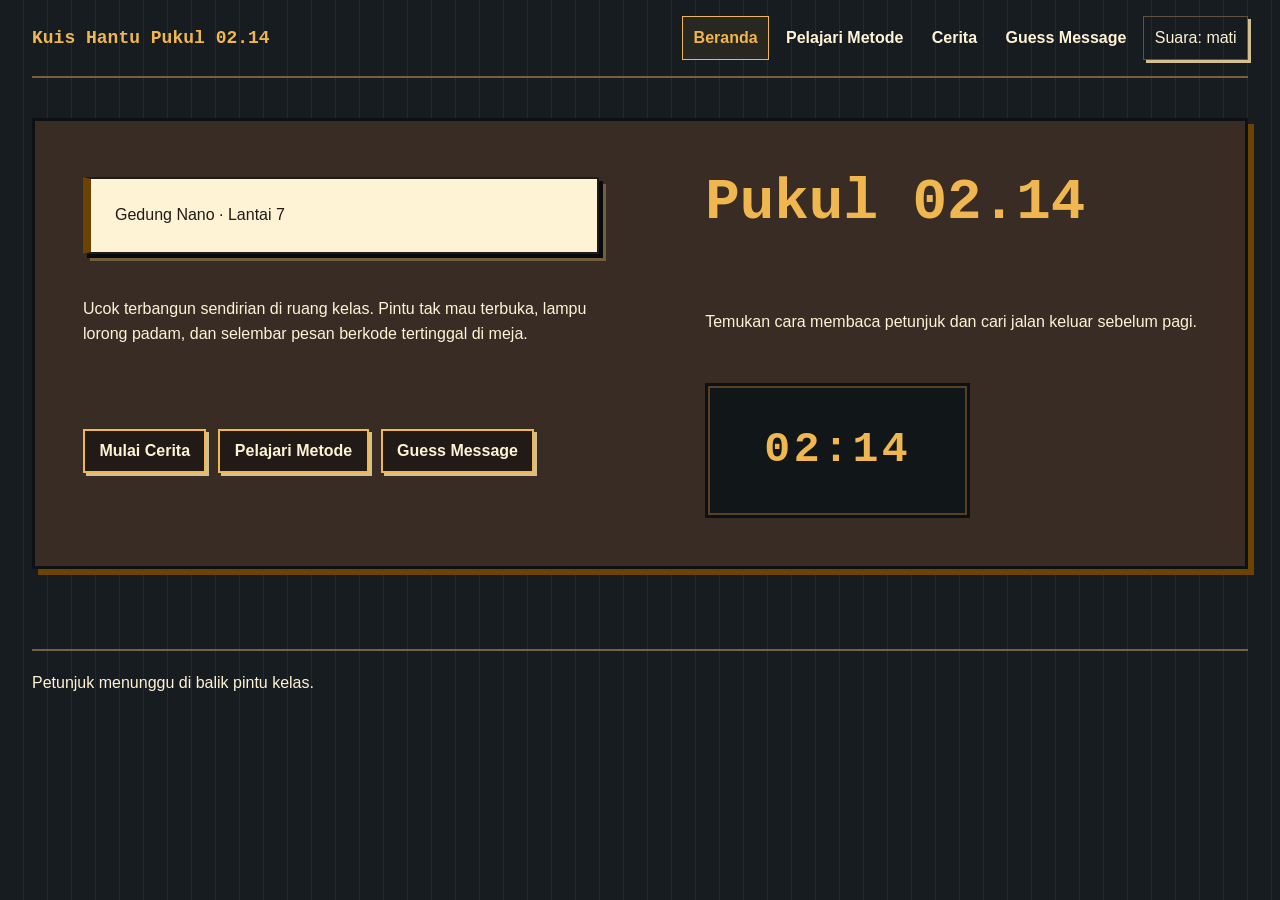
<file: index.html>
<!doctype html>
<html lang="id">
<head>
  <meta charset="utf-8">
  <meta name="viewport" content="width=device-width, initial-scale=1">
  <meta name="theme-color" content="#201d1a">
  <title>Kuis Hantu Pukul 02.14</title>
  <link rel="stylesheet" href="style.css">
  <script src="cipher.js"></script>
  <script src="audio.js" defer></script>
  <script src="landing.js" defer></script>
</head>
<body>
  <header class="site-header">
    <a href="index.html">Kuis Hantu Pukul 02.14</a>
    <nav aria-label="Navigasi utama">
      <a href="index.html" aria-current="page">Beranda</a>
      <a href="metode.html">Pelajari Metode</a>
      <a href="game.html">Cerita</a>
      <a href="guess.html">Guess Message</a>
      <button type="button" class="sound-toggle" data-sound-toggle aria-pressed="false">Suara: mati</button>
    </nav>
  </header>
  <main class="page">
    <section class="hero panel" aria-labelledby="page-title">
      <p class="status">Gedung Nano · Lantai 7</p>
      <h1 id="page-title">Pukul 02.14</h1>
      <p>Ucok terbangun sendirian di ruang kelas. Pintu tak mau terbuka, lampu lorong padam, dan selembar pesan berkode tertinggal di meja.</p>
      <p>Temukan cara membaca petunjuk dan cari jalan keluar sebelum pagi.</p>
      <div class="actions">
        <a class="button" id="story-link" href="game.html">Mulai Cerita</a>
        <a class="button" href="metode.html">Pelajari Metode</a>
        <a class="button" href="guess.html">Guess Message</a>
      </div>
      <p class="status" id="story-status" role="status" aria-live="polite"></p>
    </section>
  </main>
  <footer class="site-footer"><p>Petunjuk menunggu di balik pintu kelas.</p></footer>
</body>
</html>
</file>
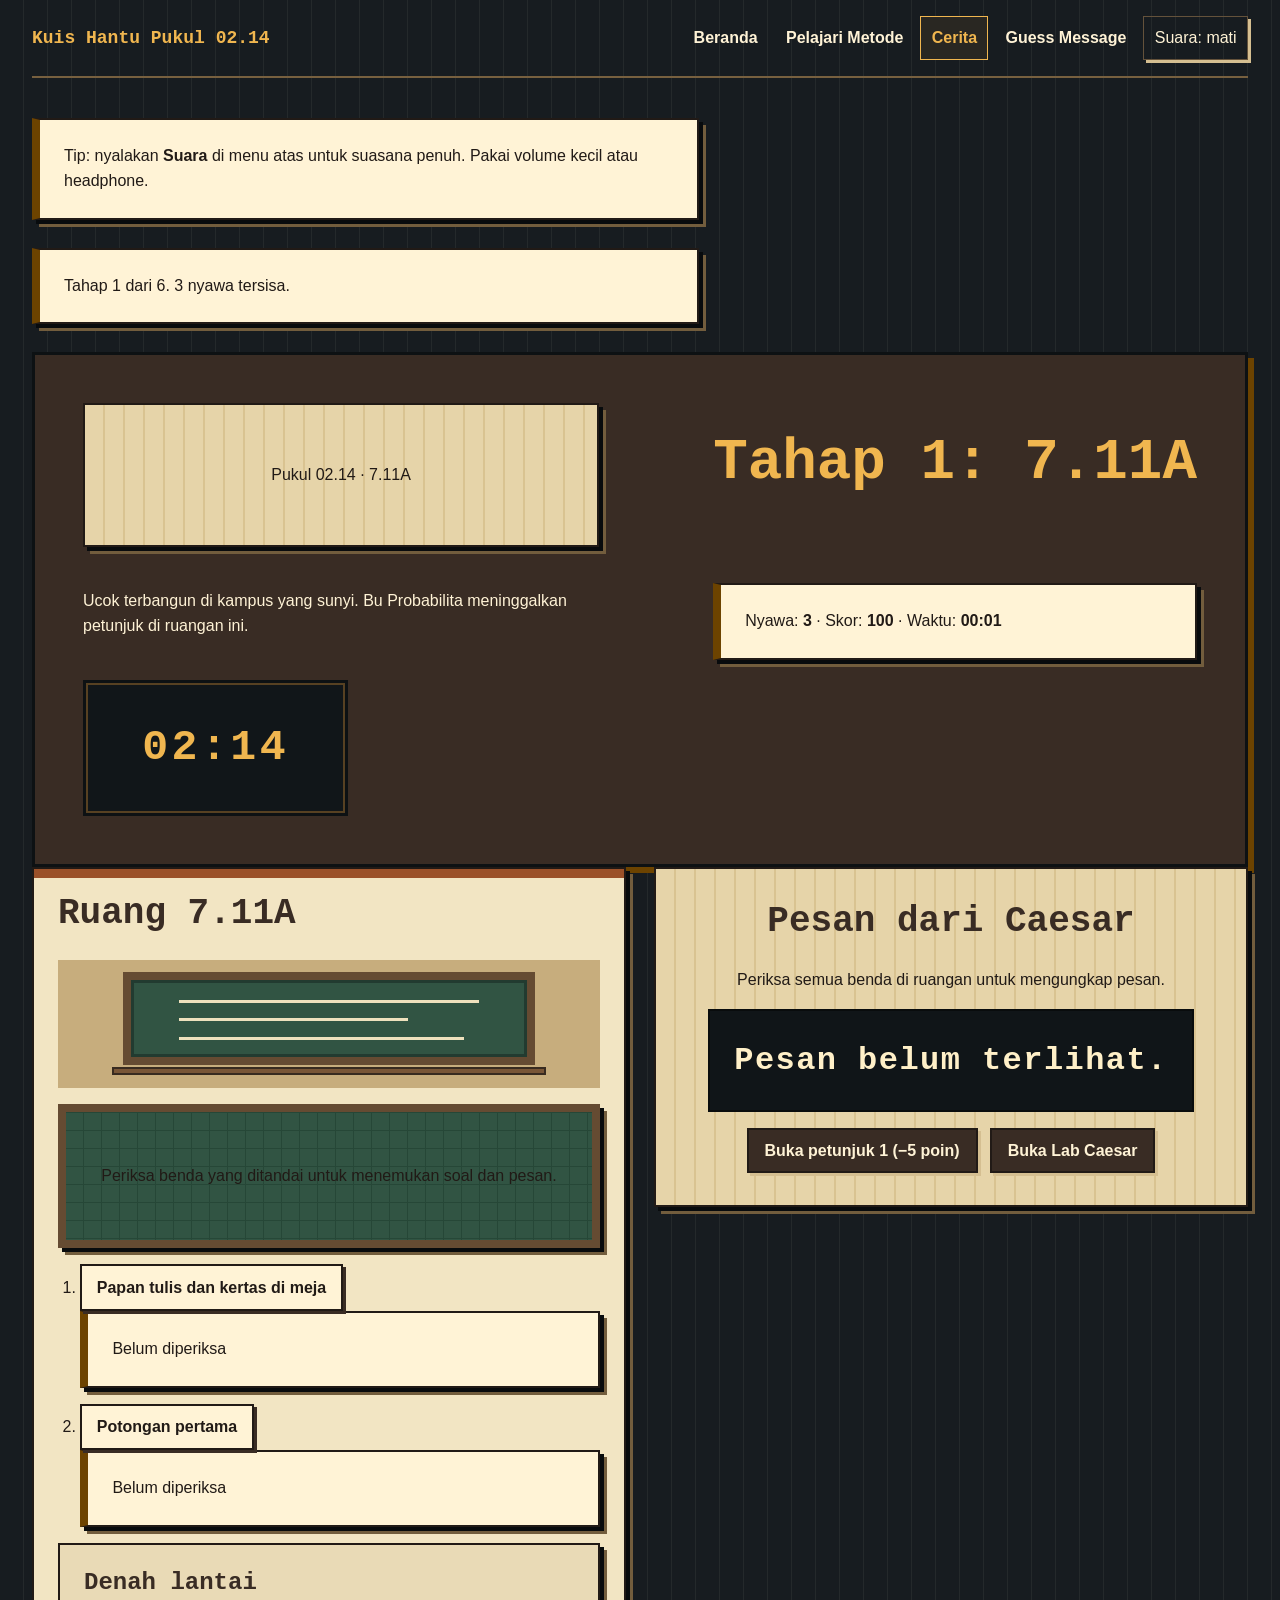
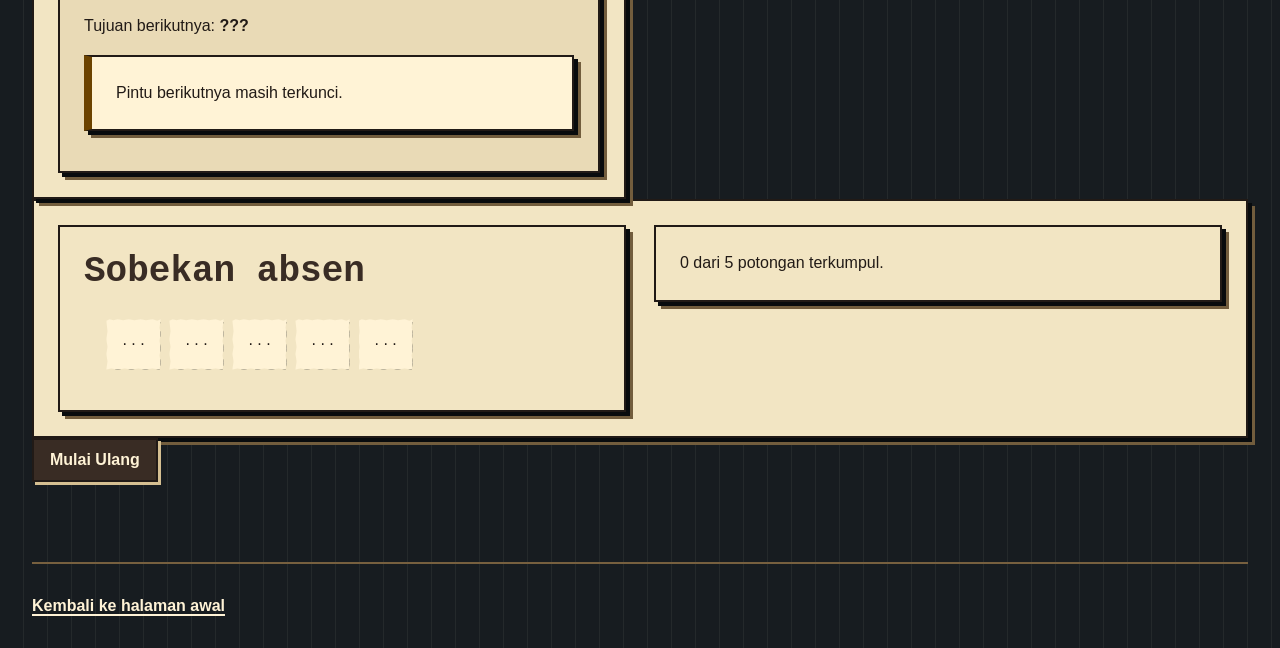
<file: game.html>
<!doctype html>
<html lang="id">
<head>
  <meta charset="utf-8">
  <meta name="viewport" content="width=device-width, initial-scale=1">
  <meta name="theme-color" content="#211b22">
  <title>Kuis Hantu Pukul 02.14 | Cerita</title>
  <link rel="stylesheet" href="style.css">
  <script src="cipher.js"></script>
  <script src="audio.js" defer></script>
  <script defer src="game.js"></script>
</head>
<body data-ambience>
  <header class="site-header">
    <a href="index.html" aria-label="Kembali ke halaman awal">Kuis Hantu Pukul 02.14</a>
    <nav aria-label="Navigasi utama">
      <a href="index.html">Beranda</a>
      <a href="metode.html">Pelajari Metode</a>
      <a href="game.html" aria-current="page">Cerita</a>
      <a href="guess.html">Guess Message</a>
      <button type="button" class="sound-toggle" data-sound-toggle aria-pressed="false">Suara: mati</button>
    </nav>
  </header>
  <main class="page" id="game" aria-live="off">
    <p class="status" id="sound-tip">Tip: nyalakan <strong>Suara</strong> di menu atas untuk suasana penuh. Pakai volume kecil atau headphone.</p>
    <p class="status" id="storage-status" role="status" hidden></p>
    <p class="status" id="game-status" role="status" aria-live="polite">Menyiapkan cerita…</p>
    <noscript>Aktifkan JavaScript untuk memainkan cerita ini.</noscript>
    <div id="game-content"></div>
  </main>
  <footer class="site-footer"><a href="index.html">Kembali ke halaman awal</a></footer>
</body>
</html>
</file>
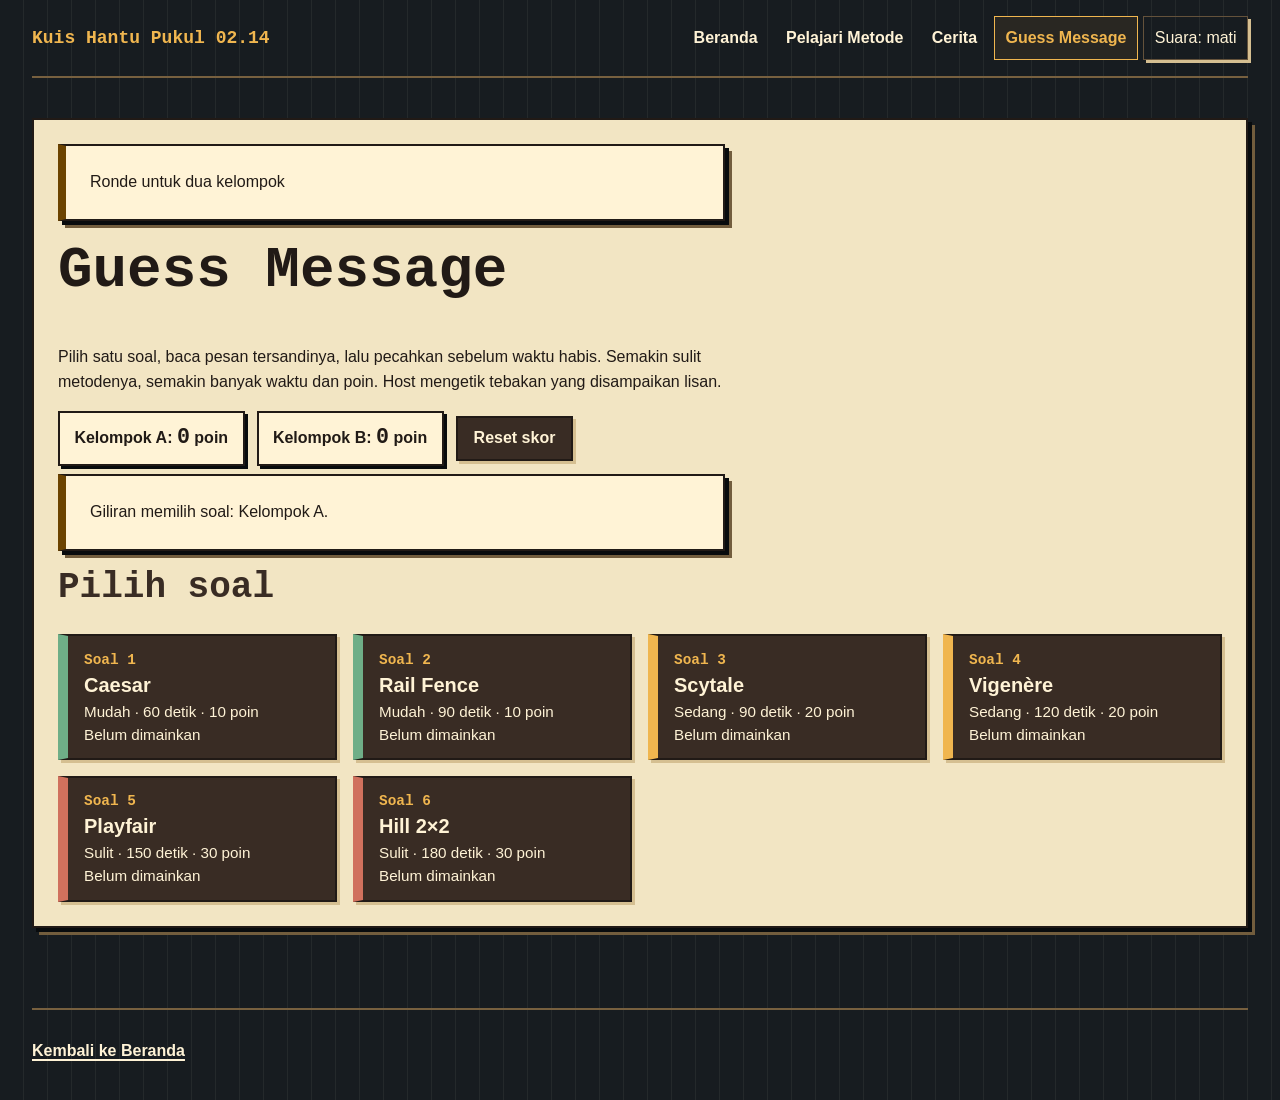
<file: guess.html>
<!doctype html>
<html lang="id">
<head>
  <meta charset="utf-8">
  <meta name="viewport" content="width=device-width, initial-scale=1">
  <meta name="theme-color" content="#201d1a">
  <title>Guess Message | Kuis Hantu Pukul 02.14</title>
  <link rel="stylesheet" href="style.css">
  <script src="cipher.js"></script>
  <script src="audio.js" defer></script>
  <script src="guess.js" defer></script>
</head>
<body>
  <header class="site-header">
    <a href="index.html">Kuis Hantu Pukul 02.14</a>
    <nav aria-label="Navigasi utama">
      <a href="index.html">Beranda</a>
      <a href="metode.html">Pelajari Metode</a>
      <a href="game.html">Cerita</a>
      <a href="guess.html" aria-current="page">Guess Message</a>
      <button type="button" class="sound-toggle" data-sound-toggle aria-pressed="false">Suara: mati</button>
    </nav>
  </header>
  <main class="page">
    <section class="panel guess-panel" aria-labelledby="page-title">
      <p class="status">Ronde untuk dua kelompok</p>
      <h1 id="page-title">Guess Message</h1>
      <p>Pilih satu soal, baca pesan tersandinya, lalu pecahkan sebelum waktu habis. Semakin sulit metodenya, semakin banyak waktu dan poin. Host mengetik tebakan yang disampaikan lisan.</p>

      <div class="scoreboard" aria-label="Papan skor">
        <p class="team-score" id="score-a">Kelompok A: <strong>0</strong> poin</p>
        <p class="team-score" id="score-b">Kelompok B: <strong>0</strong> poin</p>
        <button class="button" id="reset-button" type="button">Reset skor</button>
      </div>
      <p class="status" id="turn" aria-live="polite"></p>

      <section id="picker" aria-labelledby="picker-title">
        <h2 id="picker-title">Pilih soal</h2>
        <ol class="question-list" id="question-list"></ol>
      </section>

      <section id="round" class="round" aria-labelledby="round-title" hidden>
        <h2 id="round-title"></h2>
        <p id="round-meta" class="status"></p>
        <p class="scrap" id="cipher" aria-label="Pesan tersandi"></p>
        <p id="round-info" class="status" hidden></p>
        <p class="status" id="timer" role="timer" aria-live="off">Waktu: 60 detik</p>
        <form id="guess-form" class="lab" novalidate>
          <label for="guess-input">Tebakan lisan</label>
          <input id="guess-input" name="guess" type="text" autocomplete="off" spellcheck="false" maxlength="80" aria-describedby="form-status" disabled>
          <fieldset>
            <legend>Tebakan ini dari kelompok</legend>
            <div class="actions">
              <button class="button" type="button" data-team="A" disabled>Kelompok A</button>
              <button class="button" type="button" data-team="B" disabled>Kelompok B</button>
            </div>
          </fieldset>
          <div class="actions">
            <button class="button" id="start-button" type="button">Mulai Ronde</button>
            <button class="button" id="back-button" type="button">Kembali ke daftar soal</button>
          </div>
          <p id="form-status" class="status" role="status" aria-live="polite"></p>
        </form>
        <p><a id="learn-link" href="metode.html">Lupa cara kerjanya? Buka Pelajari Metode</a></p>
      </section>
    </section>
  </main>
  <footer class="site-footer"><p><a href="index.html">Kembali ke Beranda</a></p></footer>
</body>
</html>
</file>
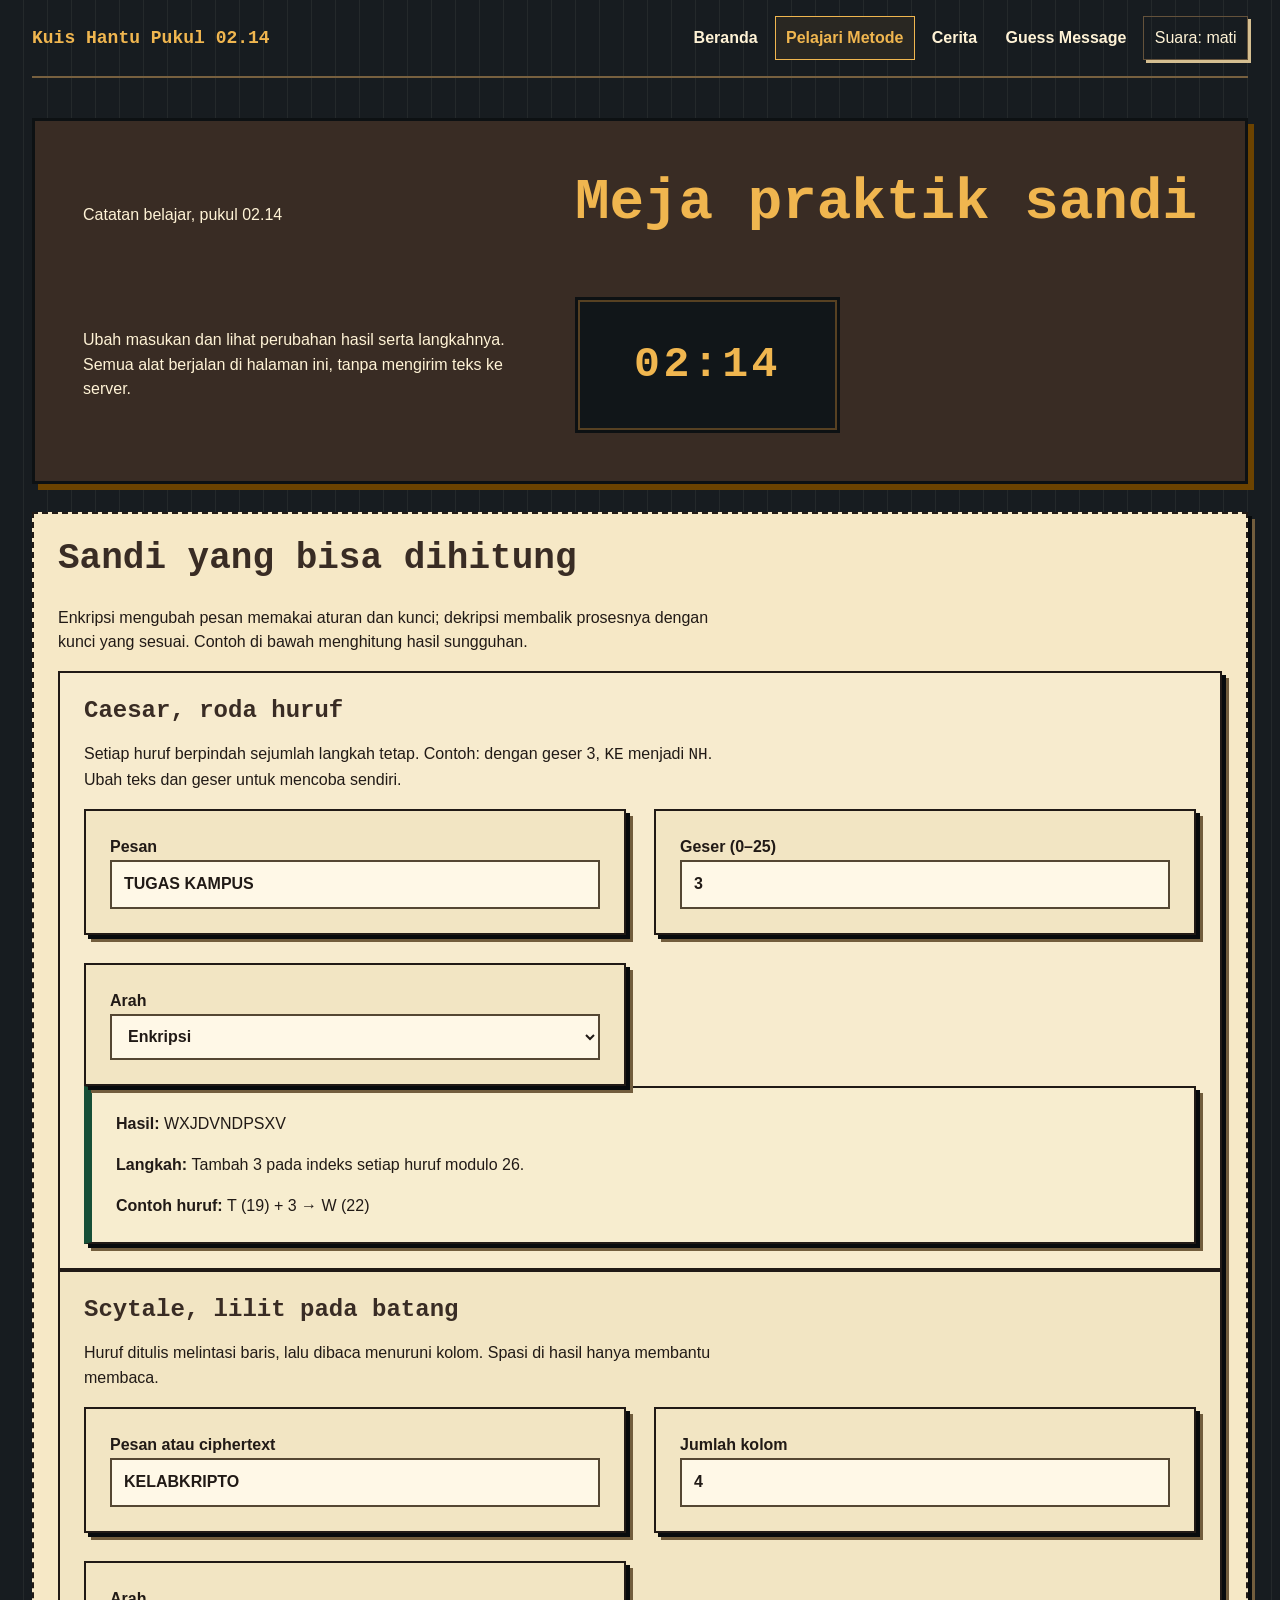
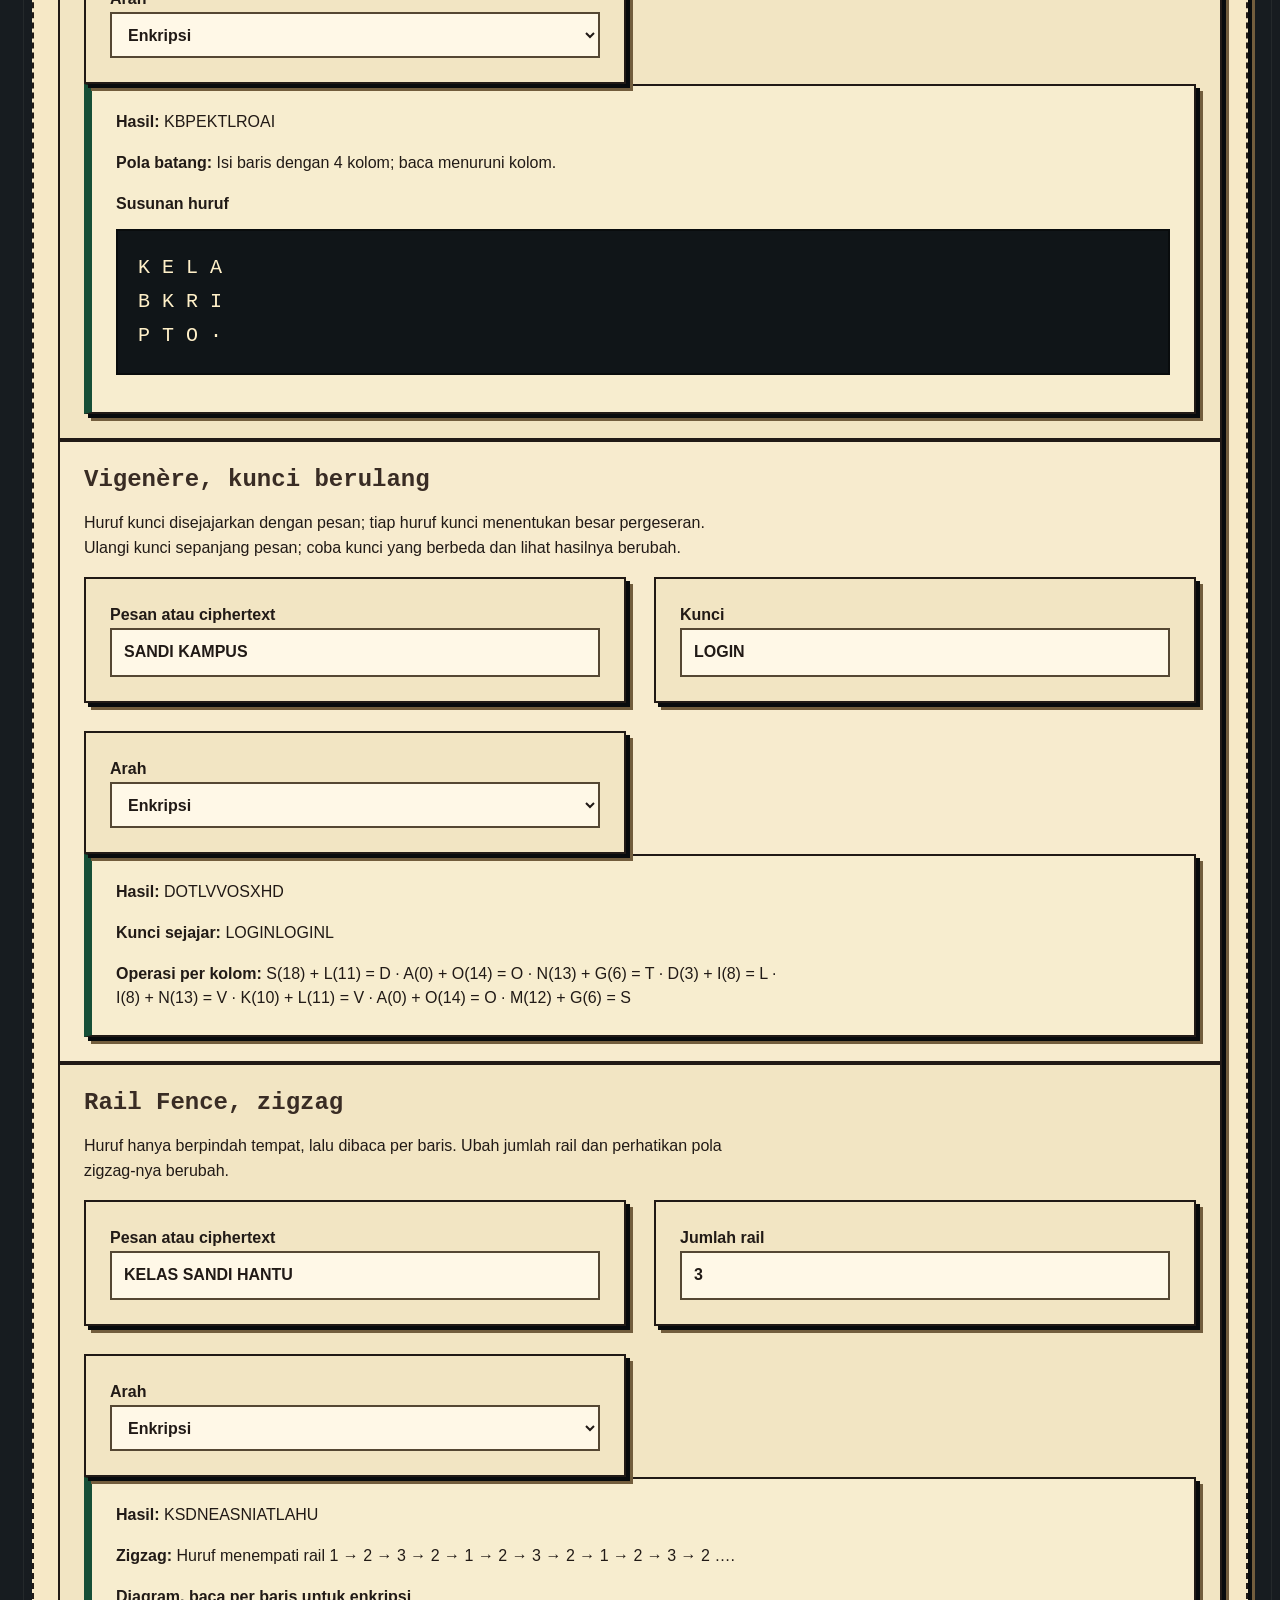
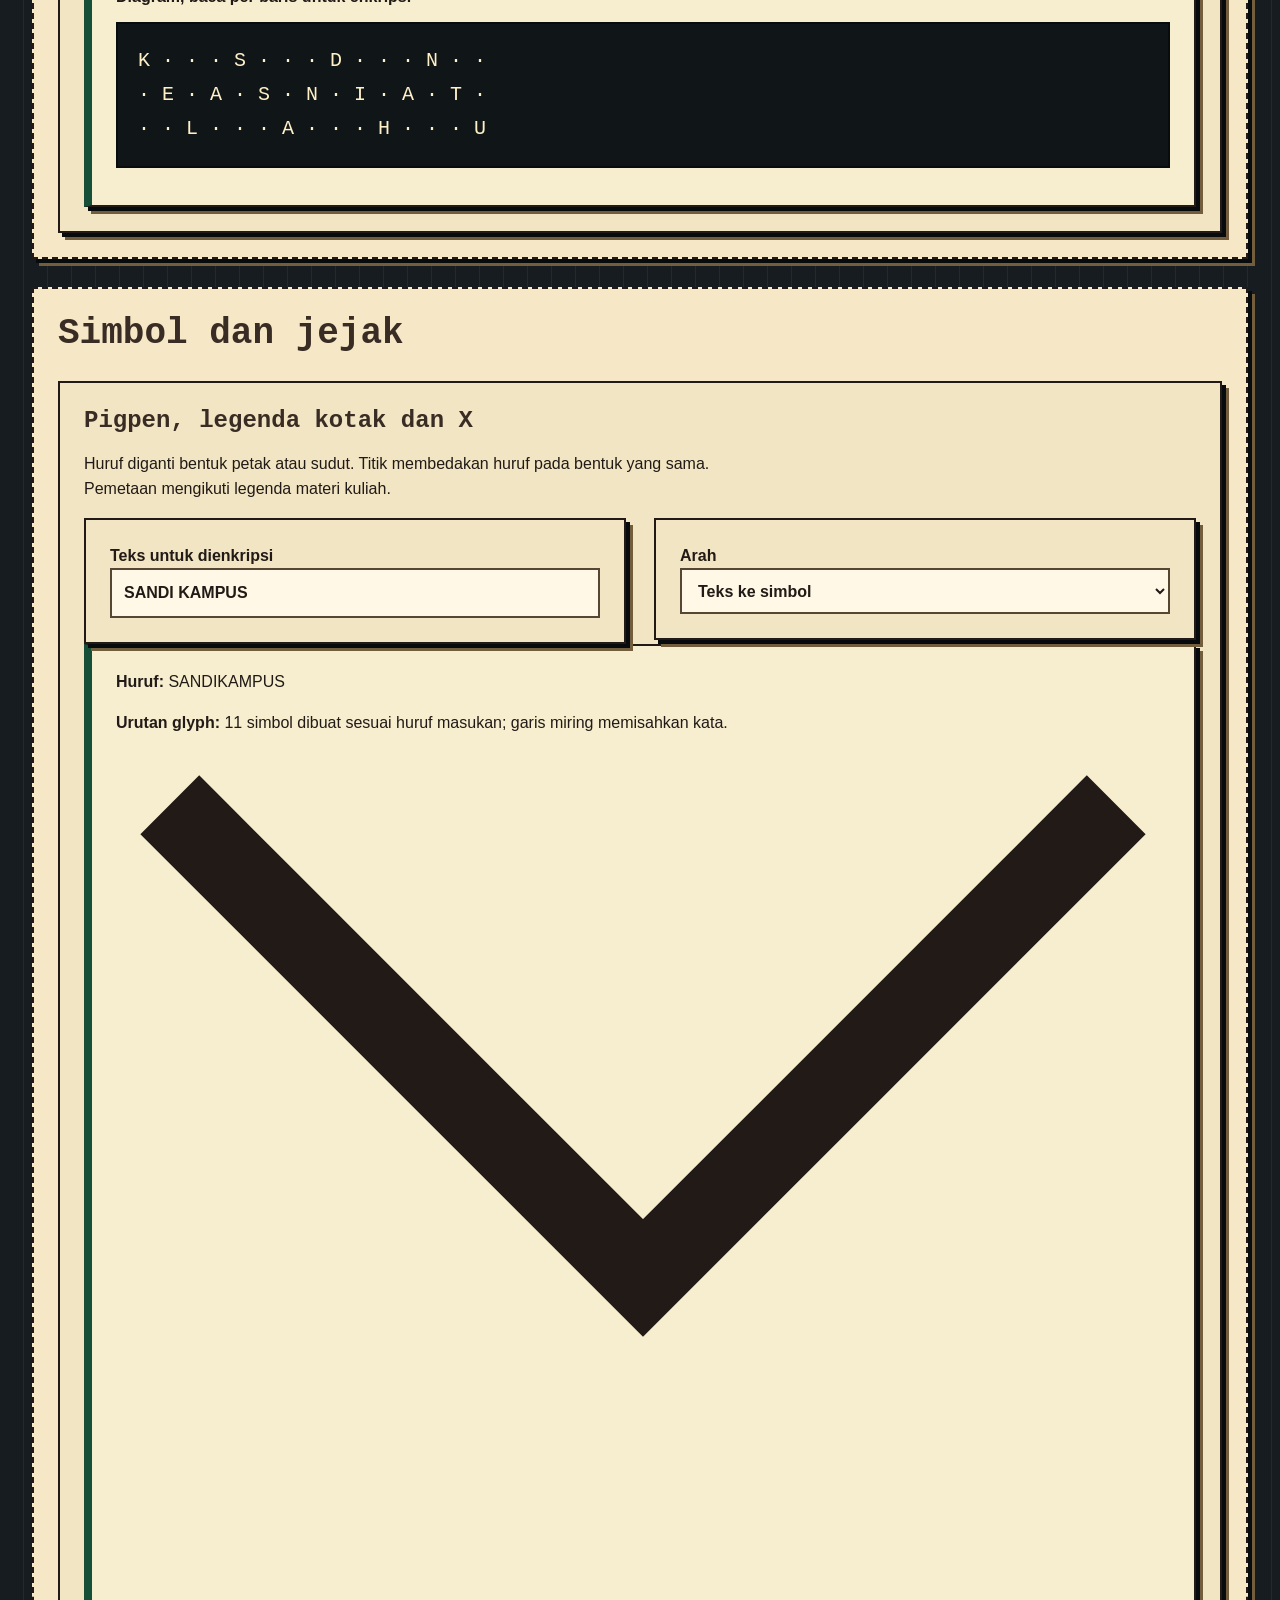
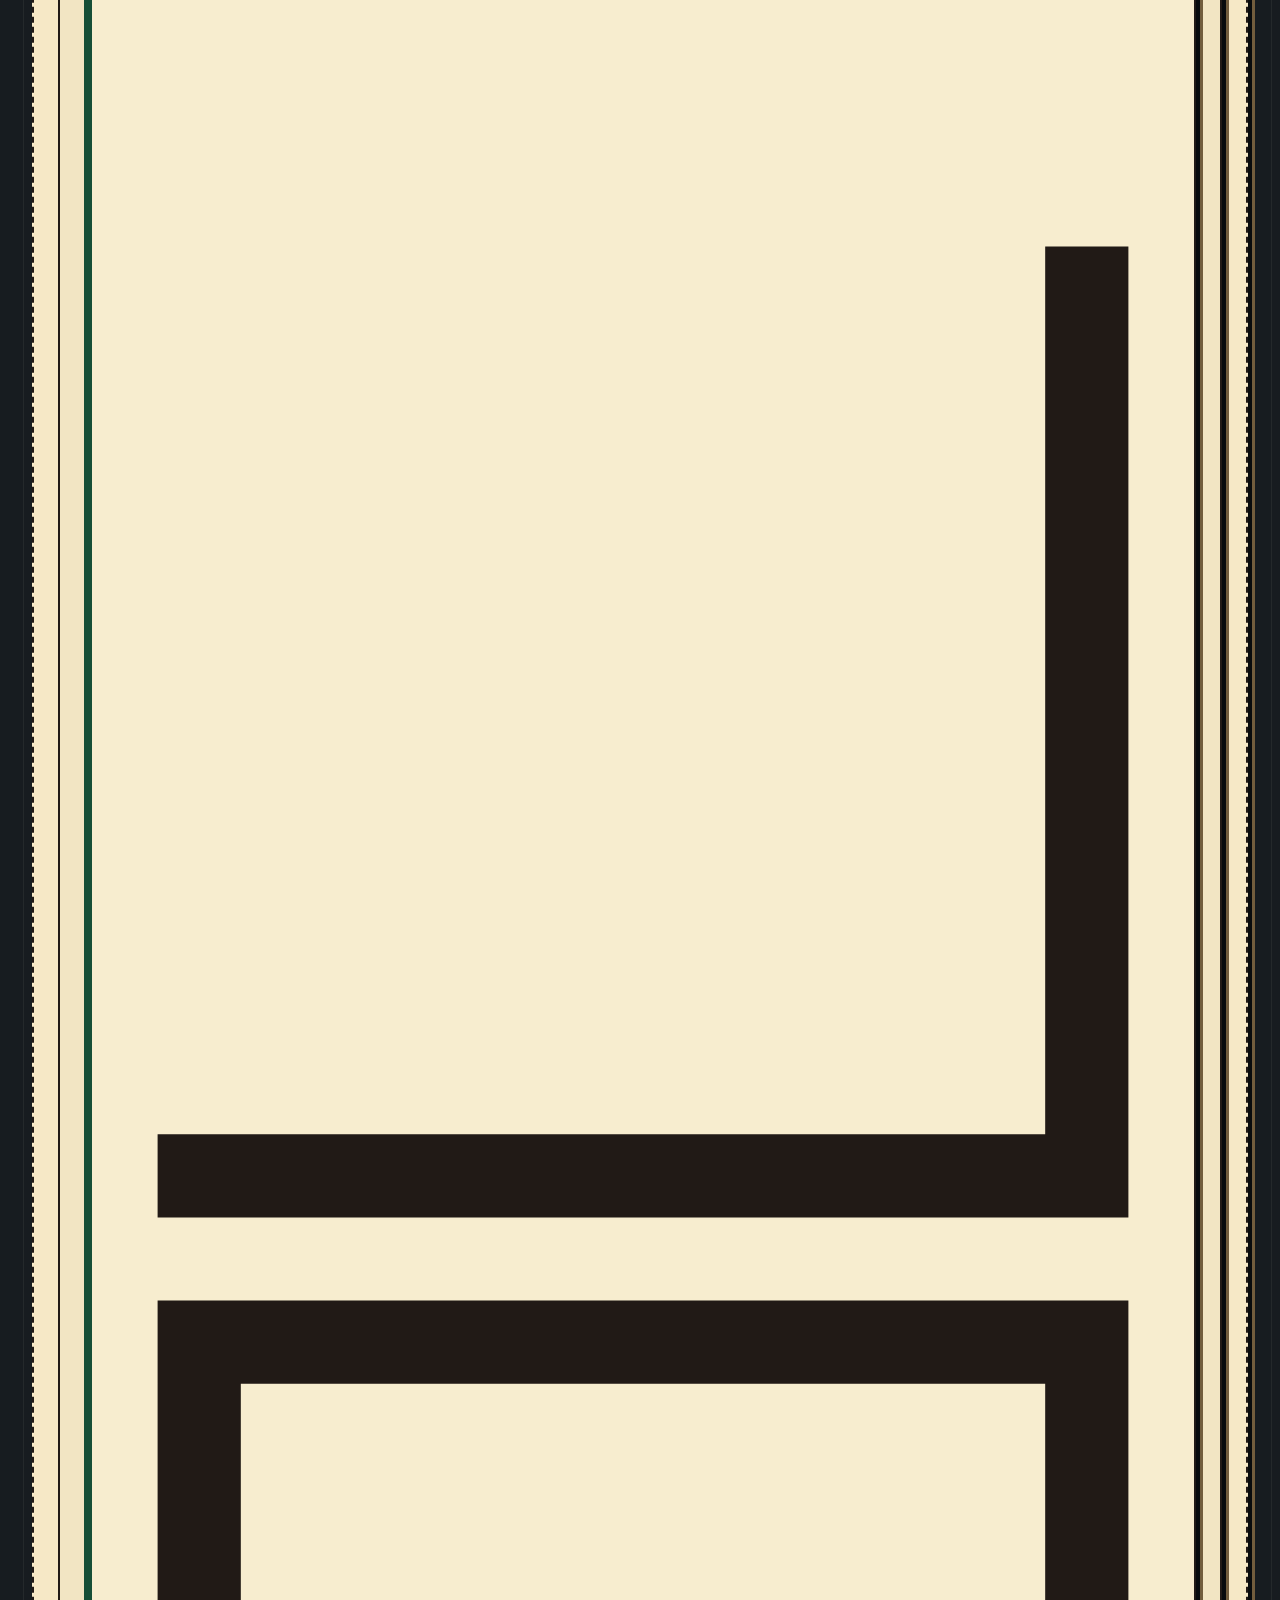
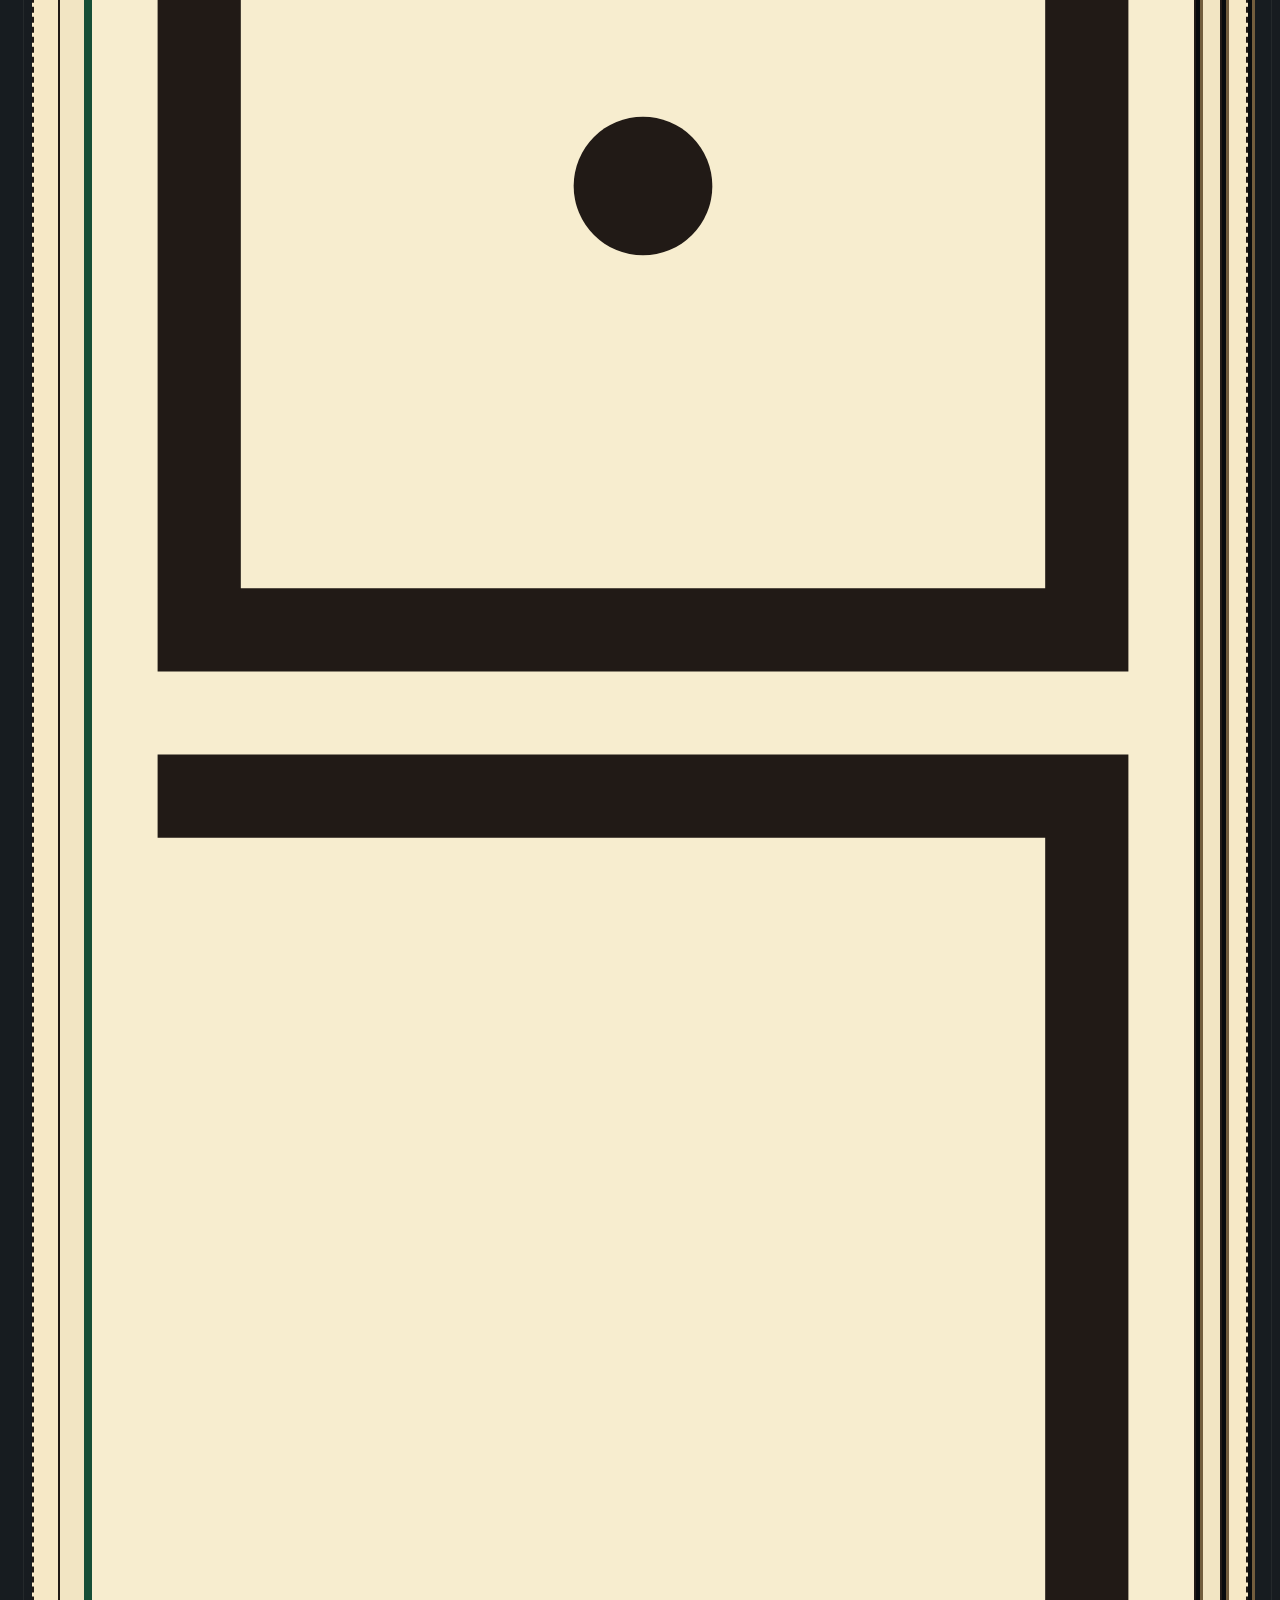
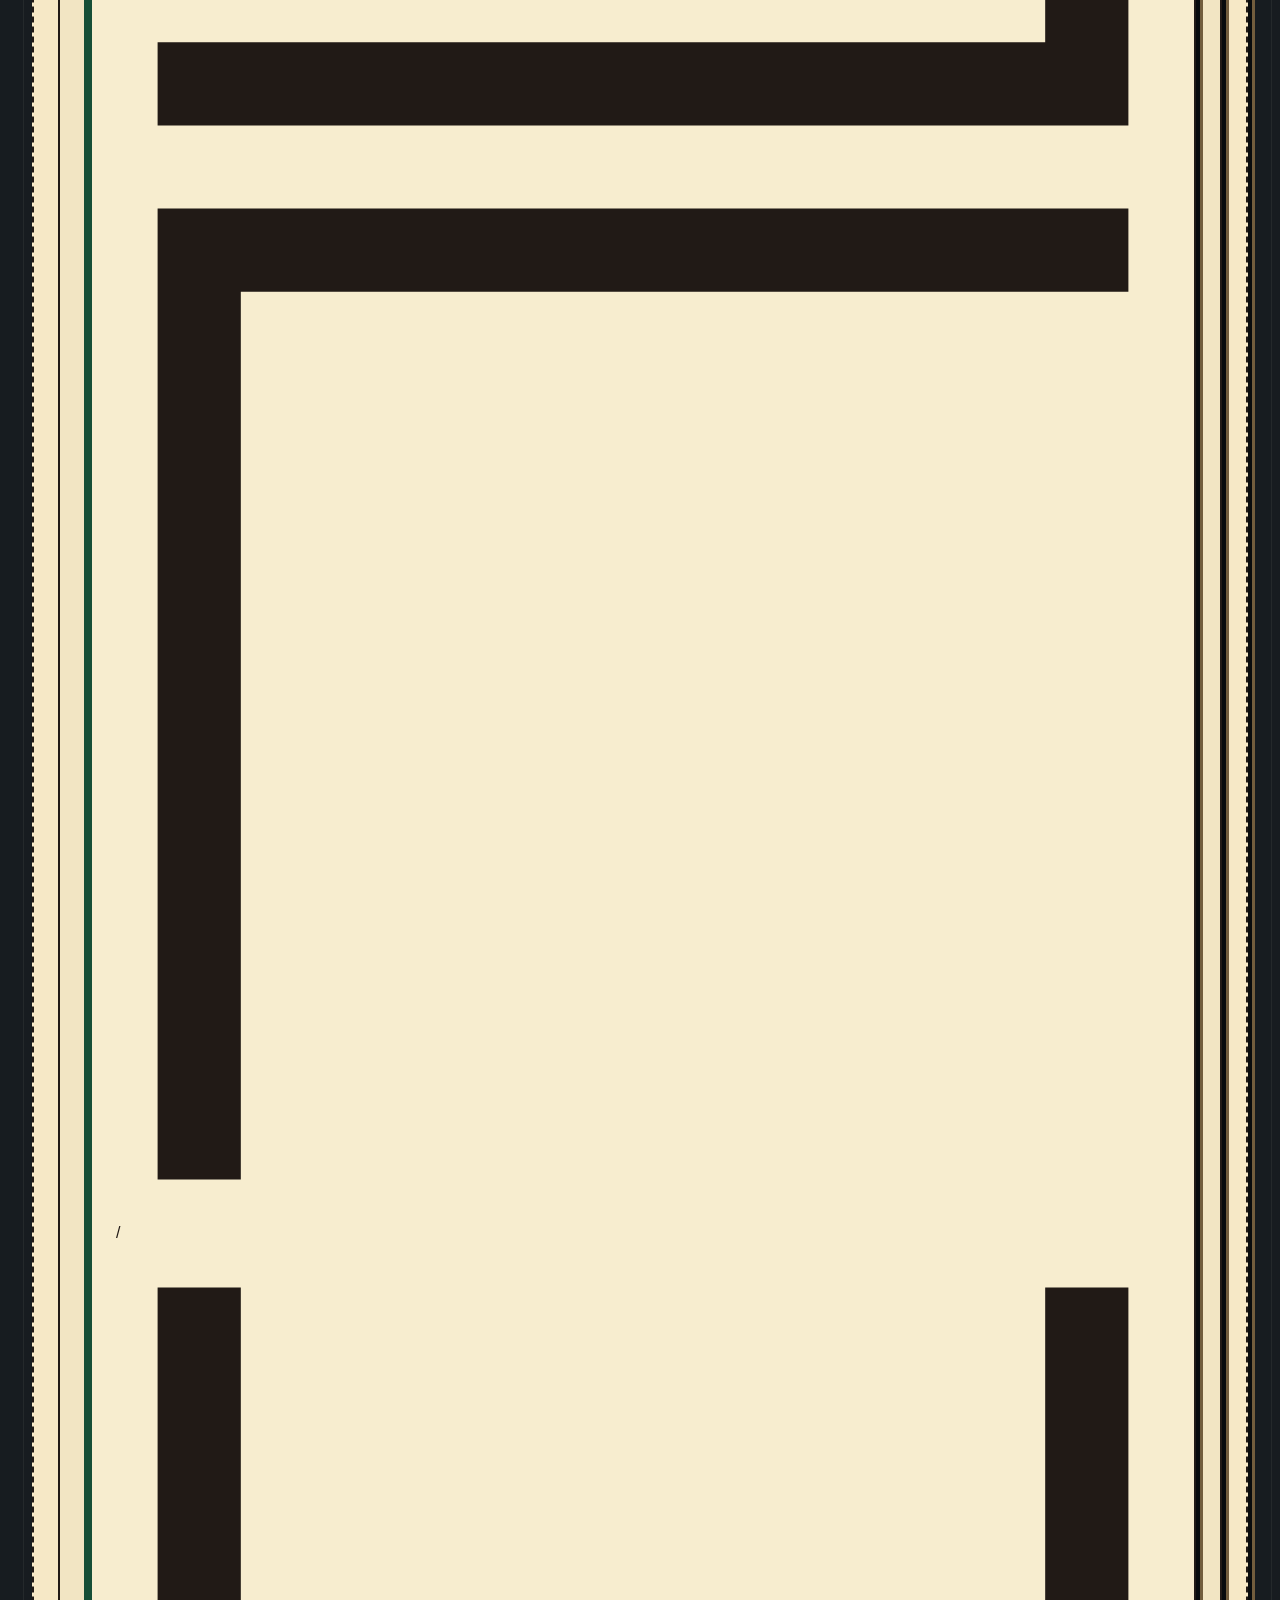
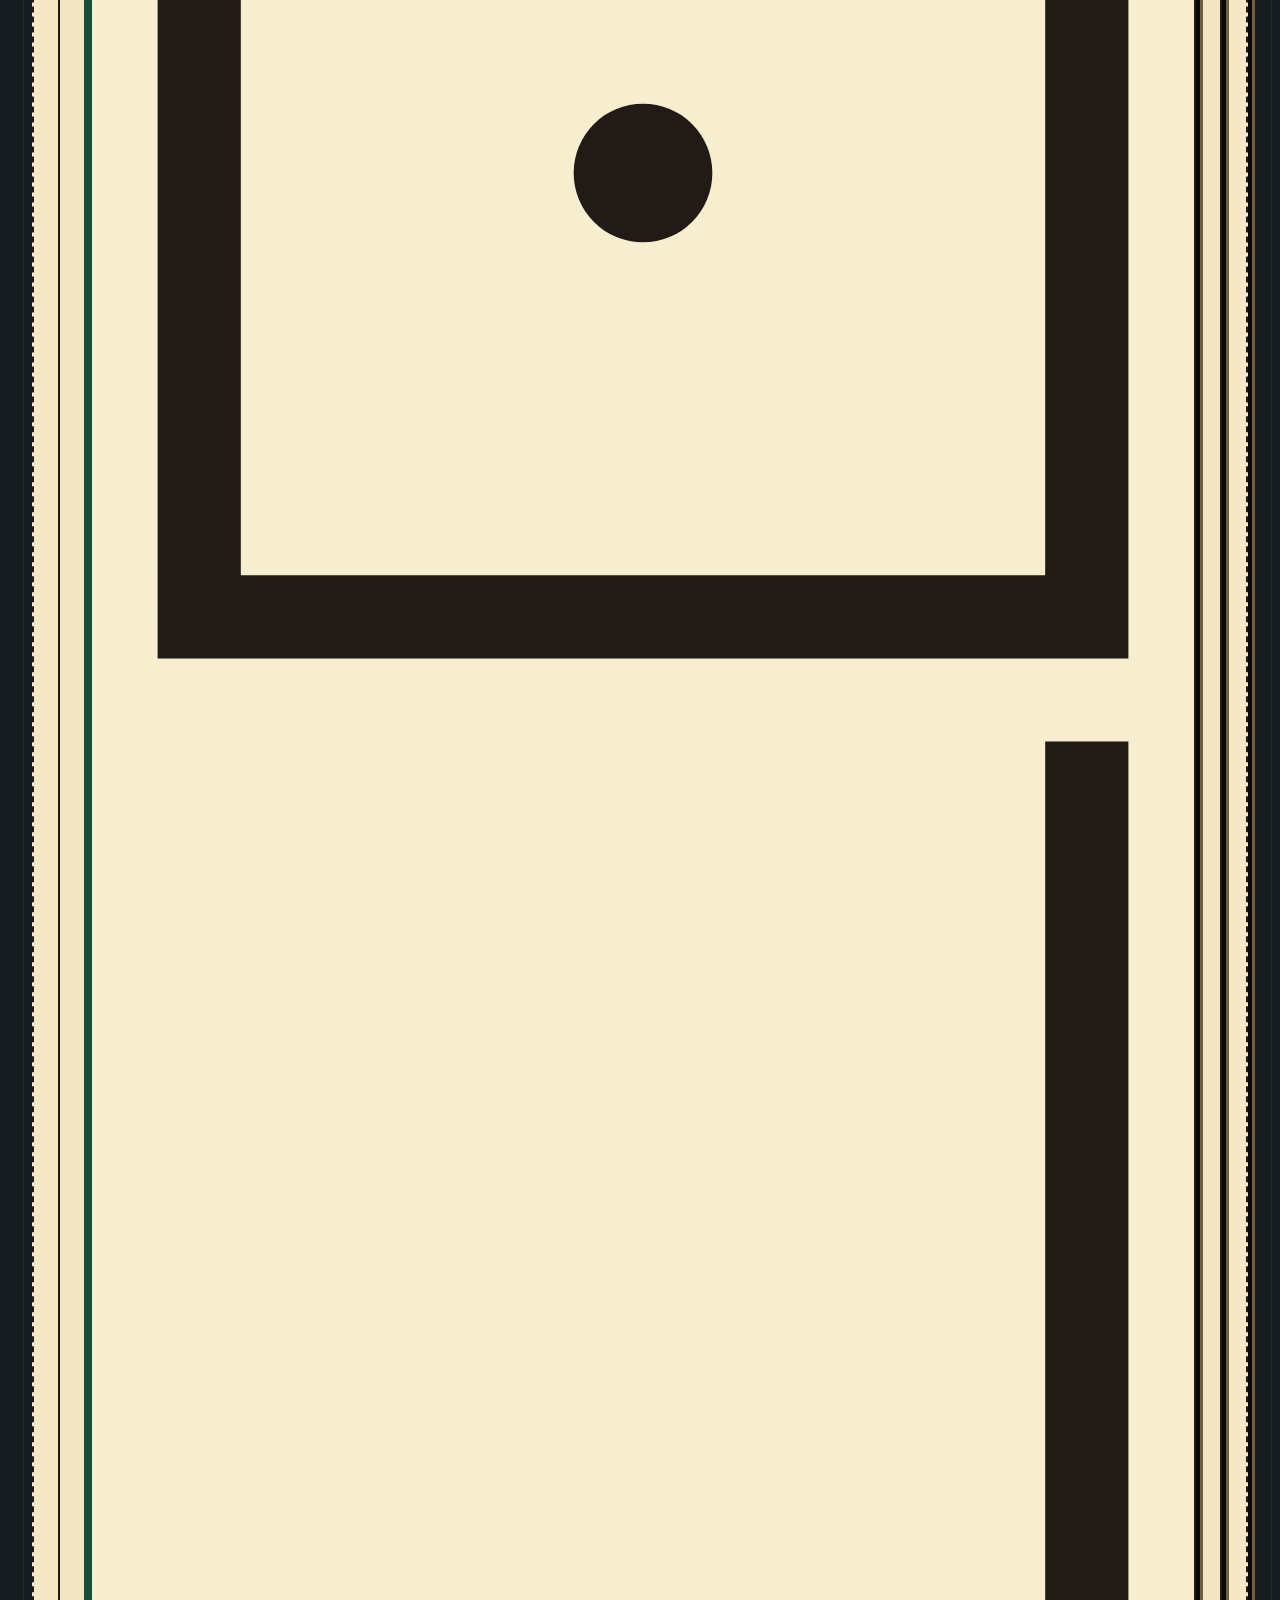
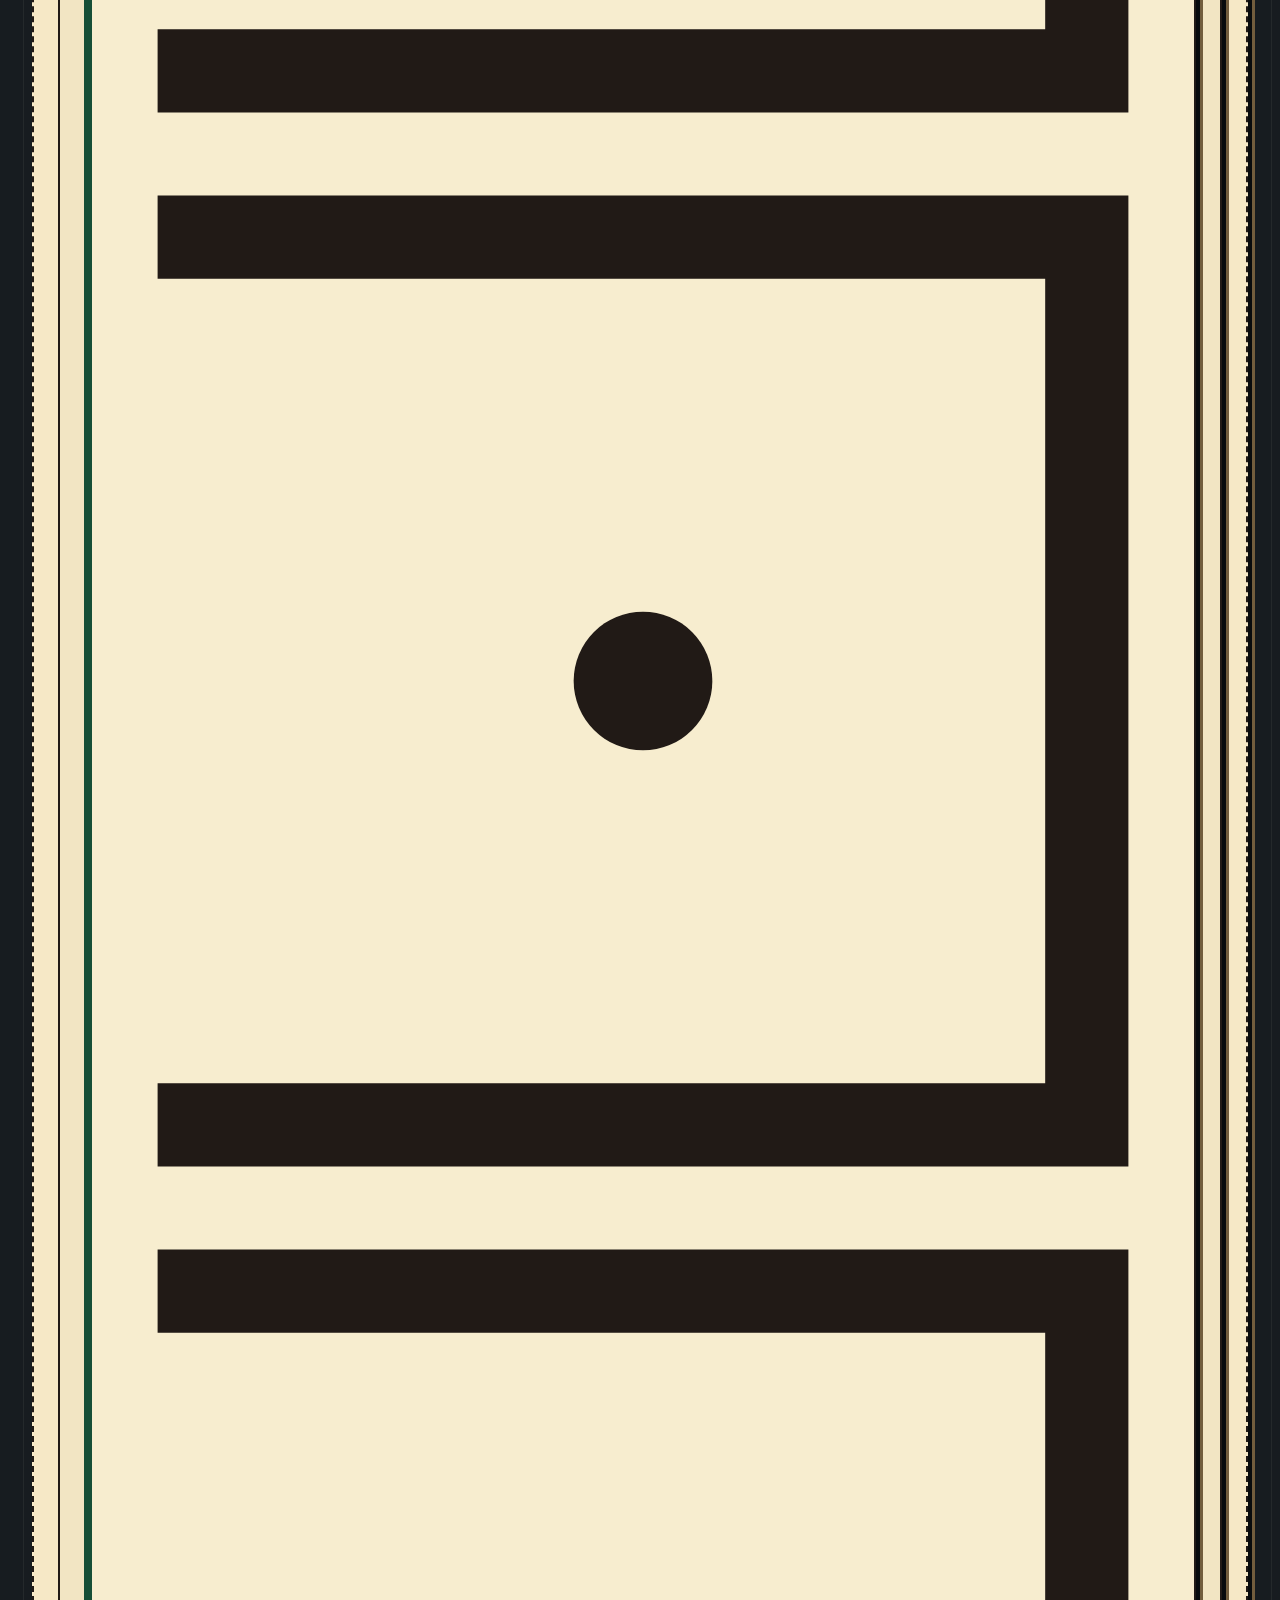
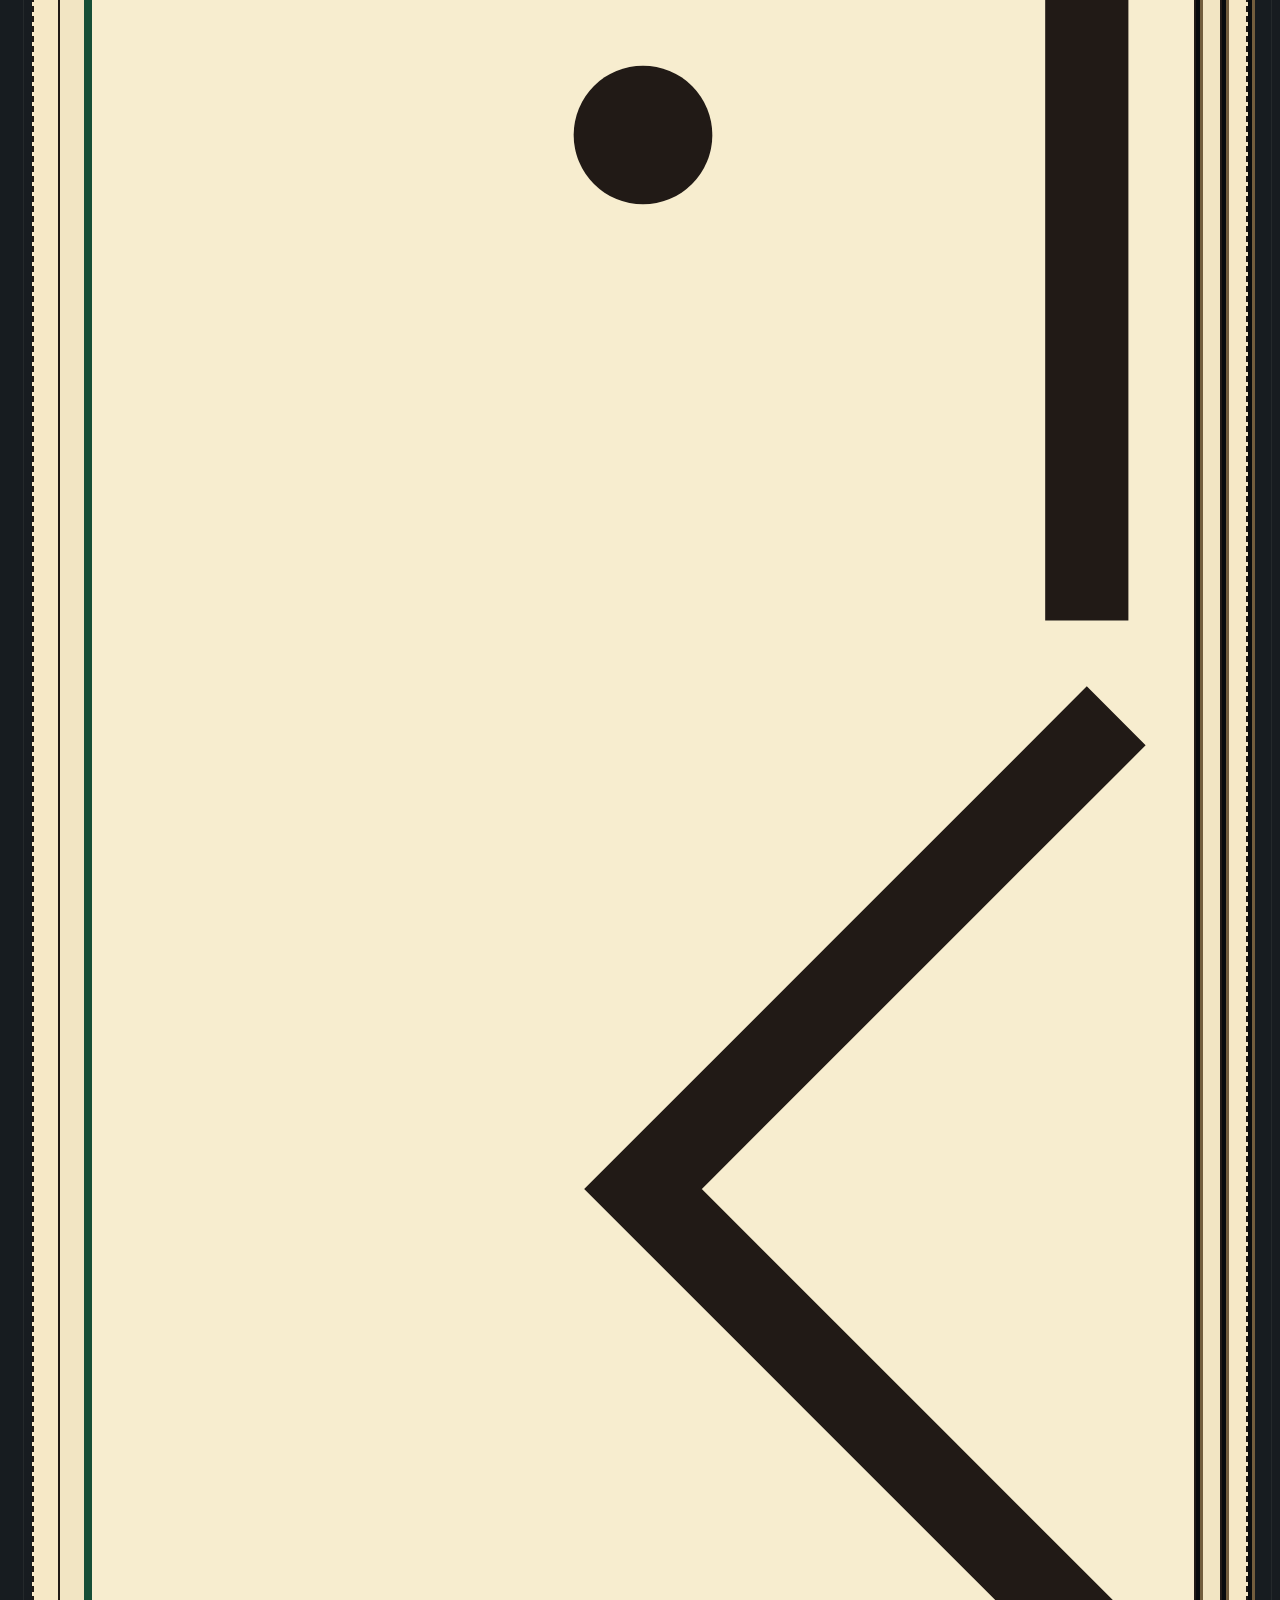
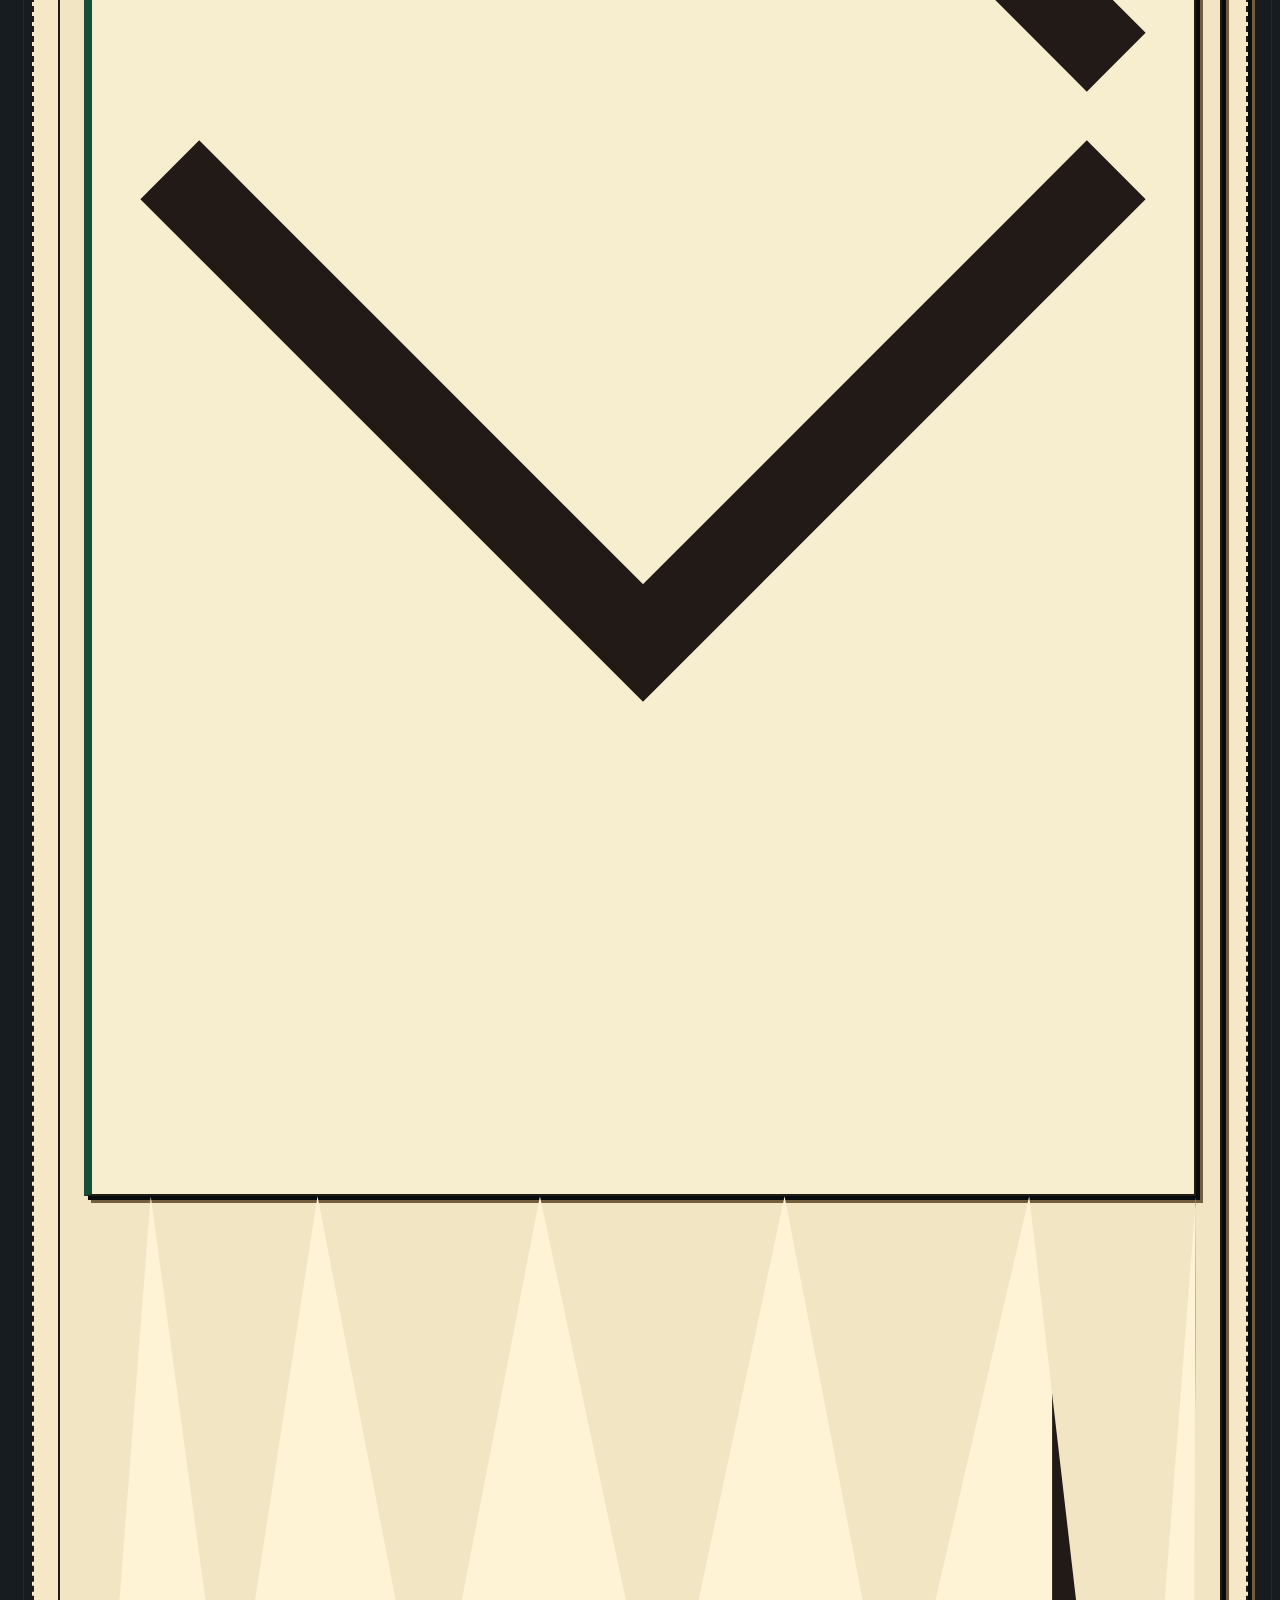
<file: metode.html>
<!doctype html>
<html lang="id">
<head>
  <meta charset="utf-8">
  <meta name="viewport" content="width=device-width, initial-scale=1">
  <meta name="theme-color" content="#211d1a">
  <title>Meja Praktik Sandi | Kuis Hantu Pukul 02.14</title>
  <link rel="stylesheet" href="style.css">
  <script src="cipher.js"></script>
  <script src="audio.js" defer></script>
  <script src="metode.js" defer></script>
</head>
<body>
  <header class="site-header">
    <a href="index.html" aria-label="Kembali ke beranda">Kuis Hantu Pukul 02.14</a>
    <nav aria-label="Navigasi utama">
      <a href="index.html">Beranda</a>
      <a href="metode.html" aria-current="page">Pelajari Metode</a>
      <a href="game.html">Cerita</a>
      <a href="guess.html">Guess Message</a>
      <button type="button" class="sound-toggle" data-sound-toggle aria-pressed="false">Suara: mati</button>
    </nav>
  </header>
  <main class="page">
    <section class="hero panel" aria-labelledby="page-title">
      <p class="eyebrow">Catatan belajar, pukul 02.14</p>
      <h1 id="page-title">Meja praktik sandi</h1>
      <p>Ubah masukan dan lihat perubahan hasil serta langkahnya. Semua alat berjalan di halaman ini, tanpa mengirim teks ke server.</p>
    </section>

    <section class="lab" aria-labelledby="classics-title">
      <h2 id="classics-title">Sandi yang bisa dihitung</h2>
      <p>Enkripsi mengubah pesan memakai aturan dan kunci; dekripsi membalik prosesnya dengan kunci yang sesuai. Contoh di bawah menghitung hasil sungguhan.</p>
      <article class="method panel" id="caesar">
        <h3>Caesar, roda huruf</h3>
        <p>Setiap huruf berpindah sejumlah langkah tetap. Contoh: dengan geser 3, <code>KE</code> menjadi <code>NH</code>. Ubah teks dan geser untuk mencoba sendiri.</p>
        <div class="split">
          <label>Pesan <input id="caesar-text" value="TUGAS KAMPUS" autocomplete="off"></label>
          <label>Geser (0–25) <input id="caesar-shift" type="number" min="0" max="25" value="3"></label>
          <label>Arah <select id="caesar-mode"><option value="encrypt">Enkripsi</option><option value="decrypt">Dekripsi</option></select></label>
        </div>
        <div class="result" id="caesar-result" aria-live="polite"></div>
      </article>

      <article class="method panel" id="scytale">
        <h3>Scytale, lilit pada batang</h3>
        <p>Huruf ditulis melintasi baris, lalu dibaca menuruni kolom. Spasi di hasil hanya membantu membaca.</p>
        <div class="split">
          <label>Pesan atau ciphertext <input id="scytale-text" value="KELABKRIPTO" autocomplete="off"></label>
          <label>Jumlah kolom <input id="scytale-columns" type="number" min="2" max="12" value="4"></label>
          <label>Arah <select id="scytale-mode"><option value="encrypt">Enkripsi</option><option value="decrypt">Dekripsi</option></select></label>
        </div>
        <div class="result" id="scytale-result" aria-live="polite"></div>
      </article>

      <article class="method panel" id="vigenere">
        <h3>Vigenère, kunci berulang</h3>
        <p>Huruf kunci disejajarkan dengan pesan; tiap huruf kunci menentukan besar pergeseran. Ulangi kunci sepanjang pesan; coba kunci yang berbeda dan lihat hasilnya berubah.</p>
        <div class="split">
          <label>Pesan atau ciphertext <input id="vigenere-text" value="SANDI KAMPUS" autocomplete="off"></label>
          <label>Kunci <input id="vigenere-key" value="LOGIN" autocomplete="off"></label>
          <label>Arah <select id="vigenere-mode"><option value="encrypt">Enkripsi</option><option value="decrypt">Dekripsi</option></select></label>
        </div>
        <div class="result" id="vigenere-result" aria-live="polite"></div>
      </article>

      <article class="method panel" id="rail-fence">
        <h3>Rail Fence, zigzag</h3>
        <p>Huruf hanya berpindah tempat, lalu dibaca per baris. Ubah jumlah rail dan perhatikan pola zigzag-nya berubah.</p>
        <div class="split">
          <label>Pesan atau ciphertext <input id="rail-text" value="KELAS SANDI HANTU" autocomplete="off"></label>
          <label>Jumlah rail <input id="rail-count" type="number" min="2" max="10" value="3"></label>
          <label>Arah <select id="rail-mode"><option value="encrypt">Enkripsi</option><option value="decrypt">Dekripsi</option></select></label>
        </div>
        <div class="result" id="rail-result" aria-live="polite"></div>
      </article>
    </section>

    <section class="lab" aria-labelledby="symbols-title">
      <h2 id="symbols-title">Simbol dan jejak</h2>
      <article class="method panel" id="pigpen">
        <h3>Pigpen, legenda kotak dan X</h3>
        <p>Huruf diganti bentuk petak atau sudut. Titik membedakan huruf pada bentuk yang sama. Pemetaan mengikuti legenda materi kuliah.</p>
        <div class="split">
          <label>Teks untuk dienkripsi <input id="pigpen-text" value="SANDI KAMPUS" autocomplete="off"></label>
          <label>Arah <select id="pigpen-mode"><option value="encode">Teks ke simbol</option><option value="decode">Simbol ke teks</option></select></label>
        </div>
        <div class="result" id="pigpen-result" aria-live="polite"></div>
        <div class="scrap" id="pigpen-legend" aria-label="Legenda Pigpen"></div>
        <p>Untuk dekripsi, pilih glyph dari legenda. Setiap pilihan menambah satu simbol ke urutan yang akan diterjemahkan.</p>
        <div class="scrap" id="pigpen-picker" aria-label="Pilih simbol Pigpen untuk dekripsi"></div>
        <button class="button" type="button" id="pigpen-clear">Kosongkan urutan simbol</button>
        <button class="button" type="button" id="pigpen-space">Sisipkan batas kata</button>
        <p id="pigpen-sequence" aria-live="polite">Belum ada simbol dipilih.</p>
        <button class="button" type="button" id="pigpen-decode">Terjemahkan simbol pilihan</button>
      </article>
      <article class="method panel" id="steganography">
        <h3>Steganografi teks, pesan di awal setiap kata</h3>
        <p>Acrostic menyembunyikan petunjuk dengan mengambil huruf pertama setiap kata. Ini menyamarkan keberadaan pesan, bukan mengenkripsi isi.</p>
        <label>Catatan
          <textarea id="stego-text" rows="3">Kopi Enak</textarea>
        </label>
        <div class="result" id="stego-result" aria-live="polite"></div>
      </article>
    </section>

    <section class="lab" aria-labelledby="pair-title">
      <h2 id="pair-title">Sandi pasangan huruf</h2>
      <article class="method panel" id="playfair">
        <h3>Playfair, kisi dan pasangan</h3>
        <p>Gabungkan I/J dalam satu sel. Enkripsi setiap pasangan dengan aturan baris, kolom, atau persegi panjang. Kisi 5×5 disusun dari kunci, lalu huruf sisa alfabet.</p>
        <div class="split">
          <label>Pesan atau ciphertext <input id="playfair-text" value="KOPIHABIS" autocomplete="off"></label>
          <label>Kunci <input id="playfair-key" value="KAMPUS" autocomplete="off"></label>
          <label>Arah <select id="playfair-mode"><option value="encrypt">Enkripsi</option><option value="decrypt">Dekripsi</option></select></label>
        </div>
        <div class="result" id="playfair-result" aria-live="polite"></div>
        <div class="scrap" id="playfair-grid" aria-label="Kisi Playfair"></div>
      </article>
      <article class="method panel" id="hill">
        <h3>Hill 2×2, perkalian modulo 26</h3>
        <p>Petakan A=0 sampai Z=25, proses dua huruf bersama, lalu ambil hasil modulo 26. Enkripsi memerlukan matriks yang bisa diinvers modulo 26.</p>
        <div class="split">
          <label>Pesan atau ciphertext <input id="hill-text" value="HALO" autocomplete="off"></label>
          <fieldset><legend>Matriks 2×2</legend>
            <label>Baris 1 kolom 1 <input id="hill-a" type="number" value="5"></label>
            <label>Baris 1 kolom 2 <input id="hill-b" type="number" value="8"></label>
            <label>Baris 2 kolom 1 <input id="hill-c" type="number" value="3"></label>
            <label>Baris 2 kolom 2 <input id="hill-d" type="number" value="5"></label>
          </fieldset>
          <label>Arah <select id="hill-mode"><option value="encrypt">Enkripsi</option><option value="decrypt">Dekripsi</option></select></label>
        </div>
        <div class="result" id="hill-result" aria-live="polite"></div>
      </article>
    </section>

    <section class="lab" aria-labelledby="hash-title">
      <h2 id="hash-title">Hash bukan sandi balik</h2>
      <p>Hash satu arah menghasilkan ringkasan untuk dibandingkan; encoding mengubah representasi data tanpa kunci rahasia; enkripsi mengubah pesan agar dapat dipulihkan dengan kunci. Contoh hash ini sengaja hanya menunjukkan konsep verifikasi, bukan menghitung nilai hash.</p>
      <p class="status"><strong>Simulasi konsep, bukan hasil hash asli</strong></p>
      <div class="method panel" id="hash-lab">
        <label>Kalimat yang diperiksa <input id="hash-input" value="pintu terbuka" autocomplete="off"></label>
        <div class="split">
          <label>Nilai pembanding <input id="hash-expected" value="pintu terbuka" autocomplete="off"></label>
          <label>Salt yang diuji <input id="hash-salt" value="kertas-kuliah" autocomplete="off"></label>
        </div>
        <p>Salt acuan: <code id="hash-reference-salt">kertas-kuliah</code>. Hasil cocok hanya jika teks dan salt sama dengan acuan. Salt hanya dibandingkan secara konseptual; tidak ada digest yang dihitung.</p>
        <div class="result" id="hash-result" aria-live="polite"></div>
      </div>
      <div class="method panel" id="bcrypt">
        <h3>bcrypt</h3>
        <p>Algoritma hash password dengan salt dan biaya komputasi yang dapat diatur. Di sini tidak ada komputasi bcrypt.</p>
        <label>Kata sandi contoh <input class="hash-input" value="kunci-kamar" autocomplete="off"></label>
        <label>Kata sandi untuk dicocokkan <input class="hash-check" value="kunci-kamar" autocomplete="off"></label>
        <label>Salt yang diuji <input class="hash-salt" value="salt-bcrypt" autocomplete="off"></label>
        <p>Salt acuan: <code class="hash-reference-salt">salt-bcrypt</code>.</p>
        <div class="result hash-result" aria-live="polite"></div>
      </div>
      <div class="method panel" id="md5">
        <h3>MD5</h3>
        <p><strong>MD5 tidak aman untuk menyimpan password.</strong> Ia terlalu cepat untuk menahan tebakan password modern. Salt tidak memperbaiki kelemahan desain MD5.</p>
        <label>Teks contoh <input class="hash-input" value="catatan-pagi" autocomplete="off"></label>
        <label>Teks untuk dicocokkan <input class="hash-check" value="catatan-pagi" autocomplete="off"></label>
        <label>Salt yang diuji <input class="hash-salt" value="salt-md5" autocomplete="off"></label>
        <p>Salt acuan: <code class="hash-reference-salt">salt-md5</code>.</p>
        <div class="result hash-result" aria-live="polite"></div>
      </div>
      <div class="method panel" id="argon2">
        <h3>Argon2</h3>
        <p>Fungsi hash password yang dirancang dapat memakai sumber daya memori sebagai salah satu biaya. Konfigurasi dan implementasi nyata harus menggunakan pustaka yang sesuai.</p>
        <label>Kata sandi contoh <input class="hash-input" value="absen-0214" autocomplete="off"></label>
        <label>Kata sandi untuk dicocokkan <input class="hash-check" value="absen-0214" autocomplete="off"></label>
        <label>Salt yang diuji <input class="hash-salt" value="salt-argon2" autocomplete="off"></label>
        <p>Salt acuan: <code class="hash-reference-salt">salt-argon2</code>.</p>
        <div class="result hash-result" aria-live="polite"></div>
      </div>
    </section>

    <section class="lab" aria-labelledby="keys-title">
      <h2 id="keys-title">Dua cara memakai kunci</h2>
      <article class="method panel" id="key-flow">
        <h3>Simetris dan asimetris</h3>
        <p>Sandi simetris memakai kunci yang sama untuk mengunci dan membuka pesan. Pada skema asimetris, kunci publik mengenkripsi dan kunci privat pasangan membukanya. Alur berikut konseptual, bukan enkripsi sungguhan.</p>
        <label>Pesan contoh <input id="key-message" value="CATATAN UCOK" autocomplete="off"></label>
        <div class="actions">
          <button class="button" type="button" id="symmetric-button">Alirkan dengan kunci bersama</button>
          <button class="button" type="button" id="asymmetric-button">Alirkan dengan pasangan kunci</button>
        </div>
        <div class="result" id="key-result" aria-live="polite">Pilih satu alur untuk melihat siapa memakai kunci.</div>
      </article>
      <article class="method panel" id="enigma">
        <h3>Enigma, alur rotor</h3>
        <p>Rotor mengganti pemetaan huruf setiap kali tombol ditekan. Ini diagram konsep alur, bukan simulasi mesin Enigma atau hasil enkripsi.</p>
        <div class="split">
          <label>Huruf contoh <input id="enigma-letter" value="A" maxlength="1" autocomplete="off"></label>
          <label>Putaran rotor 1 <input id="rotor-one" type="number" min="0" max="25" value="1"></label>
          <label>Putaran rotor 2 <input id="rotor-two" type="number" min="0" max="25" value="4"></label>
        </div>
        <div class="result" id="enigma-result" aria-live="polite"></div>
      </article>
    </section>
  </main>
  <footer class="site-footer"><p>Meja Praktik · Kuis Hantu Pukul 02.14</p><a href="index.html">Kembali ke papan pengumuman</a></footer>
</body>
</html>
</file>
<file: style.css>
/* Warm paper keeps cipher work readable; the ink-dark frame makes 02.14 feel like a campus after hours. */
:root {
  color-scheme: light;
  --ink: #211a16;
  --ink-soft: #392c24;
  --night: #171c20;
  --night-raised: #24292b;
  --paper: #f2e5c3;
  --paper-light: #fff3d6;
  --paper-shadow: #d5bf91;
  --amber: #f0b64f;
  --amber-deep: #6c4300;
  --rust: #873d2d;
  --line: #64523b;
  --muted: #4f4435;
  --good: #164f37;
  --bad: #7a241d;
  --focus: #ffcf68;
  --step: 5px;
  --body-font: "Trebuchet MS", "Segoe UI", sans-serif;
  --display-font: "Courier New", monospace;
  font-family: var(--body-font);
  color: var(--ink);
  background: var(--night);
  font-synthesis: none;
  text-rendering: optimizeLegibility;
}

* {
  box-sizing: border-box;
}

html {
  min-width: 320px;
  scroll-behavior: smooth;
  background: var(--night);
}

body {
  min-width: 320px;
  min-height: 100vh;
  margin: 0;
  color: var(--paper-light);
  background-color: var(--night);
  background-image: linear-gradient(90deg, transparent 0 96%, #24292b 96% 100%);
  background-size: 24px 24px;
  font-size: 1rem;
  line-height: 1.55;
}

img,
svg,
video,
canvas {
  display: block;
  max-width: 100%;
}

svg {
  height: auto;
}

.sr-only {
  position: absolute;
  width: 1px;
  height: 1px;
  padding: 0;
  margin: -1px;
  overflow: hidden;
  clip: rect(0, 0, 0, 0);
  white-space: nowrap;
  border: 0;
}

button,
input,
select,
textarea {
  font: inherit;
}

button,
a,
input,
select,
textarea,
summary {
  -webkit-tap-highlight-color: transparent;
}

button,
.button,
input[type="submit"],
input[type="button"] {
  min-width: 44px;
  min-height: 44px;
}

button,
.button,
input[type="submit"],
input[type="button"] {
  display: inline-flex;
  align-items: center;
  justify-content: center;
  gap: .5rem;
  padding: .65rem 1rem;
  border: 2px solid var(--ink);
  border-radius: 0;
  color: var(--paper-light);
  background: var(--ink-soft);
  box-shadow: 3px 3px 0 var(--paper-shadow);
  font-weight: 700;
  line-height: 1.25;
  text-align: center;
  text-decoration: none;
  cursor: pointer;
  transition: background-color 120ms ease, color 120ms ease, transform 120ms ease;
}

button:hover:not(:disabled),
.button:hover,
input[type="submit"]:hover,
input[type="button"]:hover {
  color: var(--ink);
  background: var(--amber);
  transform: translate(-1px, -1px);
}

button:active:not(:disabled),
.button:active,
input[type="submit"]:active,
input[type="button"]:active {
  box-shadow: 1px 1px 0 var(--paper-shadow);
  transform: translate(2px, 2px);
}

button:disabled,
button[aria-disabled="true"],
.button[aria-disabled="true"],
a[aria-disabled="true"] {
  color: #e5d5b4;
  background: #4b4841;
  box-shadow: none;
  cursor: not-allowed;
  opacity: .78;
}

a {
  color: var(--amber-deep);
  font-weight: 700;
  text-decoration-thickness: .12em;
  text-underline-offset: .18em;
}

.site-header a,
.site-footer a,
body > a {
  color: var(--paper-light);
}

:focus-visible {
  outline: 3px solid var(--focus);
  outline-offset: 3px;
  box-shadow: 0 0 0 2px var(--ink);
}

::selection {
  color: var(--ink);
  background: var(--amber);
}

h1,
h2,
h3,
h4 {
  margin: 0 0 .7em;
  color: inherit;
  font-family: var(--display-font);
  font-weight: 700;
  line-height: 1.18;
  overflow-wrap: anywhere;
}

h1 {
  font-size: clamp(1.8rem, 6vw, 3.6rem);
}

h2 {
  font-size: clamp(1.45rem, 4vw, 2.25rem);
}

h3 {
  font-size: clamp(1.15rem, 3vw, 1.5rem);
}

p,
li,
dd,
dt,
label,
small {
  max-width: 75ch;
}

p {
  margin: 0 0 1rem;
}

ul,
ol {
  padding-inline-start: 1.4em;
}

.site-header {
  position: relative;
  z-index: 2;
  display: flex;
  flex-wrap: wrap;
  align-items: center;
  justify-content: space-between;
  gap: .75rem 1.25rem;
  width: min(100% - 1.25rem, 76rem);
  margin-inline: auto;
  padding-block: 1rem;
  border-bottom: 2px solid #77603f;
}

.site-header > a:first-child,
.site-header .brand {
  color: var(--amber);
  font-family: var(--display-font);
  font-size: 1.125rem;
  line-height: 1.25;
  text-decoration: none;
}

.site-header nav {
  display: flex;
  flex: 1 1 100%;
  flex-wrap: wrap;
  gap: .35rem;
  align-items: center;
}

.site-header nav a {
  display: inline-flex;
  min-height: 44px;
  align-items: center;
  padding: .45rem .65rem;
  border: 1px solid transparent;
  color: var(--paper-light);
  text-decoration: none;
}

.site-header nav a:hover,
.site-header nav a[aria-current="page"] {
  border-color: var(--amber);
  color: var(--amber);
  background: #292722;
}

.page {
  width: min(100% - 1.25rem, 76rem);
  min-width: 0;
  margin: 0 auto;
  padding-block: clamp(1rem, 3vw, 2.5rem) 3rem;
}

.page > * + * {
  margin-top: clamp(1rem, 2.5vw, 1.75rem);
}

.page :where(section, article, aside, form, fieldset, nav, header, footer) {
  min-width: 0;
}

.page > h1,
.page > header {
  margin-bottom: 1.25rem;
}

.page > h1,
.page > header h1 {
  color: var(--amber);
}

.panel,
.scrap,
.method,
.result,
.lab,
.status,
.room,
.scene,
.map,
.split > * {
  min-width: 0;
  color: var(--ink);
  background: var(--paper);
  border: 2px solid var(--ink);
  box-shadow: 4px 4px 0 #080b0d, 7px 7px 0 #725d3d;
}

.panel,
.method,
.result,
.lab,
.status,
.map,
.split > * {
  padding: clamp(.9rem, 2.6vw, 1.5rem);
}

.panel > :last-child,
.method > :last-child,
.result > :last-child,
.lab > :last-child,
.status > :last-child,
.scrap > :last-child,
.room > :last-child,
.scene > :last-child {
  margin-bottom: 0;
}

.panel h2,
.panel h3,
.method h2,
.method h3,
.result h2,
.result h3,
.lab h2,
.lab h3,
.status h2,
.status h3,
.map h2,
.map h3,
.split h2,
.split h3 {
  color: var(--ink-soft);
}

.scrap {
  position: relative;
  padding: .8rem 1rem;
  border: 0;
  background: var(--paper-light);
  box-shadow: 3px 3px 0 #080b0d;
  clip-path: polygon(0 3%, 6% 0, 13% 2%, 21% 0, 31% 2%, 41% 0, 52% 2%, 63% 0, 73% 2%, 85% 0, 94% 3%, 100% 0, 98% 17%, 100% 29%, 98% 43%, 100% 58%, 98% 72%, 100% 86%, 98% 100%, 85% 98%, 72% 100%, 59% 98%, 46% 100%, 34% 98%, 21% 100%, 9% 98%, 0 100%, 2% 84%, 0 69%, 2% 55%, 0 40%, 2% 24%);
}

.scrap a {
  color: var(--amber-deep);
}

.hero {
  position: relative;
  display: grid;
  grid-template-columns: minmax(0, 1fr);
  align-items: center;
  gap: 1.25rem;
  min-height: 0;
  padding: clamp(1.1rem, 5vw, 3rem);
  border: 3px solid #0d1113;
  color: var(--paper-light);
  background: var(--ink-soft);
  box-shadow: 6px 6px 0 var(--amber-deep);
}

.hero h1,
.hero h2 {
  color: var(--amber);
}

.hero p {
  max-width: 58ch;
}

.hero::after {
  content: "02:14";
  display: inline-flex;
  width: fit-content;
  min-width: 5.1em;
  min-height: 2.4em;
  align-items: center;
  justify-content: center;
  padding: .3em .45em;
  border: 3px solid #0d1113;
  color: var(--amber);
  background: #111619;
  box-shadow: inset 0 0 0 2px #574122;
  font-family: var(--display-font);
  font-size: clamp(1.5rem, 6vw, 2.7rem);
  font-weight: 700;
  letter-spacing: .08em;
}

.actions,
.button-row,
.form-actions {
  display: flex;
  flex-wrap: wrap;
  align-items: center;
  gap: .75rem;
  min-width: 0;
}

.actions a,
.button-row a {
  display: inline-flex;
  min-height: 44px;
  align-items: center;
  padding: .6rem .9rem;
  border: 2px solid var(--amber);
  color: var(--paper-light);
  background: var(--ink);
  text-decoration: none;
}

.actions a:hover,
.button-row a:hover {
  color: var(--ink);
  background: var(--amber);
}

.split {
  display: grid;
  grid-template-columns: minmax(0, 1fr);
  align-items: start;
  gap: 1rem;
  min-width: 0;
}

.room {
  position: relative;
  isolation: isolate;
  padding: clamp(.9rem, 3vw, 1.5rem);
  background-color: var(--paper);
}

.room::before {
  position: absolute;
  z-index: -1;
  top: 0;
  right: 0;
  left: 0;
  height: 9px;
  background: var(--stage-mark, var(--amber));
  content: "";
  image-rendering: pixelated;
}

/* Room surfaces borrow their silhouette from the puzzle location, without carrying text. */
.room[data-stage="1"] { --stage-mark: #9b5129; }
.room[data-stage="2"] { --stage-mark: #9a6a20; }
.room[data-stage="3"] { --stage-mark: #496351; }
.room[data-stage="4"] { --stage-mark: #6f4b68; }
.room[data-stage="5"] { --stage-mark: #6b4e25; }
.room[data-stage="6"] { --stage-mark: #8d3529; }

.room[data-stage="1"] .scene,
.room[data-stage="6"] .scene {
  border: 8px solid #654b32;
  background-color: #315443;
  background-image:
    linear-gradient(90deg, transparent 0 96%, #264737 96%),
    linear-gradient(0deg, transparent 0 96%, #264737 96%);
  background-size: 18px 18px;
}

.room[data-stage="2"] .scene {
  border: 8px solid #777d7a;
  background-color: #d4d5c9;
  background-image:
    linear-gradient(90deg, transparent 0 48%, #a9b0aa 48% 51%, transparent 51%),
    linear-gradient(#c1c7c0 0 4px, transparent 4px 100%);
  background-size: 100% 100%, 100% 34px;
  box-shadow: inset 0 0 0 5px #e7e4d7;
}

.room[data-stage="3"] .scene {
  border: 5px solid #70523a;
  background-color: #e8d7af;
  background-image: repeating-linear-gradient(0deg, transparent 0 23px, #b79a70 24px 25px);
  box-shadow: inset 8px 0 #c59d5e, inset 13px 0 #f5e8c5;
}

.room[data-stage="4"] .scene {
  border: 8px solid #574a45;
  background-color: #b6c4bd;
  background-image:
    linear-gradient(135deg, transparent 45%, #dbe5df 46% 52%, transparent 53%),
    linear-gradient(90deg, #9baea8, #d2dbd3 50%, #9baea8);
  box-shadow: inset 0 0 0 4px #e9dfc9;
}

.room[data-stage="5"] .scene {
  border: 5px solid #594735;
  background-color: #e9dbb6;
  background-image:
    linear-gradient(155deg, transparent 35%, rgb(255 239 189 / 78%) 36% 55%, transparent 56%),
    linear-gradient(90deg, transparent 0 94%, #d4c49e 94%);
  background-size: 100% 100%, 18px 18px;
}
.room[data-stage="1"] .scene > *,
.room[data-stage="6"] .scene > * {
  color: var(--paper-light);
}

.room[data-stage="1"] .scene > .object,
.room[data-stage="6"] .scene > .object {
  color: var(--ink);
}
.room[data-stage="6"] .scene {
  background-image:
    linear-gradient(90deg, transparent 0 96%, #264737 96%),
    linear-gradient(0deg, transparent 0 96%, #264737 96%),
    linear-gradient(90deg, transparent 49%, #d0b873 49% 51%, transparent 51%),
    linear-gradient(0deg, transparent 49%, #d0b873 49% 51%, transparent 51%);
}

.room-art {
  position: relative;
  display: grid;
  width: 100%;
  min-height: 8rem;
  place-items: center;
  margin-block: .5rem 1rem;
  overflow: hidden;
  background: #c7ad7d;
  image-rendering: pixelated;
}

.room-art span,
.room-art i {
  position: absolute;
  display: block;
}

.art-board .art-frame {
  inset: 12px 12% 23px;
  border: 8px solid #654b32;
  background: #315443;
  box-shadow: inset 0 0 0 3px #223b30;
}

.art-board .art-frame i {
  right: 12%;
  left: 12%;
  height: 3px;
  background: #eee1bd;
}

.art-board .art-frame i:nth-child(1) { top: 25%; }
.art-board .art-frame i:nth-child(2) { top: 49%; width: 58%; }
.art-board .art-frame i:nth-child(3) { top: 73%; width: 72%; }
.art-board .art-tray {
  right: 10%;
  bottom: 13px;
  left: 10%;
  height: 8px;
  background: #795637;
  border: 2px solid #382b20;
}

.art-fridge .art-door {
  inset: 7px 30% 8px;
  border: 6px solid #707875;
  background: linear-gradient(#e0e2d7 0 62%, #bfc5be 62%);
  box-shadow: inset 0 0 0 3px #f0efe5, 5px 5px 0 #898d86;
}

.art-fridge .art-door i {
  right: 8px;
  left: 8px;
  height: 2px;
  background: #9aa19a;
}

.art-fridge .art-door i:nth-child(1) { top: 31%; }
.art-fridge .art-door i:nth-child(2) { top: 49%; }
.art-fridge .art-door i:nth-child(3) { top: 68%; }
.art-fridge .art-handle {
  top: 38px;
  right: 34%;
  width: 5px;
  height: 40px;
  background: #59615d;
  border: 1px solid #363d39;
}
.art-fridge .art-magnet {
  top: 30px;
  left: 39%;
  width: 13px;
  height: 13px;
  border: 3px solid #873d2d;
  background: #e8c55f;
}

.art-book .art-page {
  top: 22px;
  bottom: 17px;
  width: 34%;
  border: 4px solid #6a5137;
  background: repeating-linear-gradient(0deg, #f7eac7 0 11px, #c9b48d 12px 13px);
}
.art-book .art-page:first-child { left: 16%; transform: skewY(5deg); }
.art-book .art-page:nth-child(2) { right: 16%; transform: skewY(-5deg); }
.art-book .art-spine {
  top: 17px;
  bottom: 14px;
  left: calc(50% - 4px);
  width: 8px;
  background: #795637;
}
.art-book > i {
  bottom: 9px;
  width: 9px;
  height: 10px;
  background: #a24432;
}
.art-book > i:nth-of-type(1) { left: 25%; }
.art-book > i:nth-of-type(2) { left: calc(50% - 4px); background: #d59e3d; }
.art-book > i:nth-of-type(3) { right: 25%; background: #52674c; }

.art-mirror .art-frame {
  top: 7px;
  left: calc(50% - 34px);
  width: 68px;
  height: 88px;
  border: 8px solid #604a38;
  border-radius: 30px 30px 7px 7px;
  background: linear-gradient(135deg, #dce7dd 0 42%, #a8bbb3 43% 67%, #e6eee4 68%);
  box-shadow: inset 0 0 0 3px #eef0de;
}
.art-mirror .art-glass {
  top: 17px;
  left: calc(50% - 22px);
  width: 43px;
  height: 64px;
  background: linear-gradient(140deg, transparent 38%, rgb(255 255 255 / 80%) 39% 44%, transparent 45%);
}
.art-mirror .art-glint {
  top: 29px;
  left: calc(50% + 9px);
  width: 5px;
  height: 24px;
  background: #f4f1db;
}
.art-mirror .art-foot {
  bottom: 8px;
  left: calc(50% - 25px);
  width: 50px;
  height: 8px;
  background: #604a38;
  box-shadow: 0 4px 0 #392e29;
}

.art-projector .art-screen {
  top: 8px;
  right: 12%;
  width: 45%;
  height: 54px;
  border: 6px solid #594735;
  background: #f4e8c7;
  box-shadow: inset 0 0 0 3px #c5b48e;
}
.art-projector .art-beam {
  top: 29px;
  right: 49%;
  width: 35%;
  height: 30px;
  background: #f7dda1;
  clip-path: polygon(0 50%, 100% 0, 100% 100%);
  opacity: .8;
}
.art-projector .art-machine {
  bottom: 19px;
  left: 22%;
  width: 72px;
  height: 35px;
  border: 5px solid #433b32;
  background: #77776a;
  box-shadow: 4px 4px 0 #514333;
}
.art-projector .art-machine i {
  top: 5px;
  right: 5px;
  width: 15px;
  height: 15px;
  border: 4px solid #d8c99f;
  border-radius: 50%;
  background: #29302e;
}
.art-projector .art-leg {
  bottom: 8px;
  left: calc(22% + 33px);
  width: 6px;
  height: 14px;
  background: #433b32;
}

.art-matrix .art-board {
  top: 9px;
  left: 12%;
  width: 76%;
  height: 88px;
  border: 7px solid #654b32;
  background: #315443;
  box-shadow: inset 0 0 0 3px #223b30;
}
.art-matrix .art-board i {
  top: 22px;
  left: 50%;
  width: 34px;
  height: 24px;
  border: 2px solid #f1dfb3;
}
.art-matrix .art-board i:nth-child(2) { left: calc(50% + 34px); }
.art-matrix .art-board i:nth-child(3) { top: 46px; }
.art-matrix .art-board i:nth-child(4) { top: 46px; left: calc(50% + 34px); }
.art-matrix .art-chalk {
  right: 9%;
  bottom: 8px;
  width: 28px;
  height: 6px;
  background: #eee1bd;
  transform: rotate(-8deg);
}

.site-header .brand,
.site-header > a:first-child {
  display: inline-flex;
  min-height: 44px;
  align-items: center;
  padding-block: .25rem;
}

.site-footer a {
  display: inline-flex;
  min-height: 44px;
  align-items: center;
  padding-block: .25rem;
}

.scene {
  position: relative;
  display: grid;
  min-height: 9rem;
  place-items: center;
  padding: clamp(1rem, 4vw, 2rem);
  background-color: #e6d4a9;
  background-image: linear-gradient(90deg, transparent 0 92%, #d9c391 92% 100%);
  background-size: 20px 20px;
}

.scene > * {
  max-width: 100%;
}

.object {
  display: inline-flex;
  min-width: 44px;
  min-height: 44px;
  align-items: center;
  justify-content: center;
  gap: .55rem;
  padding: .7rem .9rem;
  border: 2px solid var(--ink);
  color: var(--ink);
  background: var(--paper-light);
  box-shadow: 3px 3px 0 var(--ink-soft);
  text-align: center;
  text-decoration: none;
  cursor: pointer;
  transition: transform 120ms ease, background-color 120ms ease;
}

button.object {
  font-weight: 700;
}

.object:hover,
.object:focus-visible,
.object[aria-pressed="true"],
.object[aria-current="true"] {
  color: var(--ink);
  background: #ffd77c;
  transform: translate(-1px, -1px);
}

.object[aria-disabled="true"],
.object:disabled,
.object.is-locked,
.map a[aria-disabled="true"] {
  border-style: dashed;
  color: #504638;
  background: #ded2b6;
  box-shadow: none;
  cursor: not-allowed;
}

.object.is-unlocked,
.map a[aria-current="step"],
.map a[aria-current="location"] {
  border-width: 3px;
  border-color: var(--amber-deep);
  box-shadow: 3px 3px 0 var(--amber-deep);
}

.map {
  position: relative;
  background: #e9dab6;
}

.map ol,
.map ul {
  display: grid;
  grid-template-columns: minmax(0, 1fr);
  gap: .5rem;
  margin: 0;
  padding: 0;
  list-style: none;
}

.map li {
  min-width: 0;
  margin: 0;
}

.map a,
.map button,
.map [role="link"] {
  display: flex;
  min-height: 44px;
  align-items: center;
  gap: .5rem;
  padding: .55rem .7rem;
  border: 2px solid var(--line);
  color: var(--ink);
  background: var(--paper-light);
  text-decoration: none;
}

.map a:hover,
.map button:hover:not(:disabled) {
  border-color: var(--amber-deep);
  background: #ffdfa0;
}

.lab {
  border-style: dashed;
  background: #f6e8c6;
}

.method:nth-child(odd) {
  background: #f7ebce;
}

.result {
  border-left-width: 8px;
  border-left-color: var(--good);
  background: #f7edcf;
}

.status {
  border-left-width: 8px;
  border-left-color: var(--amber-deep);
  background: var(--paper-light);
}
.status:empty {
  display: none;
}

.status[data-state="success"],
.status.is-success {
  border-left-color: var(--good);
}

.status[data-state="error"],
.status.is-error {
  border-left-color: var(--bad);
}

.status[data-state="locked"],
.status.is-locked {
  border-left-color: var(--amber-deep);
}

.status :where([role="status"], [role="alert"]) {
  font-weight: 700;
}

form {
  display: grid;
  gap: .85rem;
  min-width: 0;
}

form > *,
fieldset > * {
  min-width: 0;
}

label,
legend {
  color: var(--ink);
  font-weight: 700;
}

fieldset {
  min-width: 0;
  margin: 0;
  padding: .9rem;
  border: 2px solid var(--line);
}

legend {
  padding-inline: .35rem;
}

#guess-form fieldset label {
  display: inline-flex;
  min-height: 44px;
  align-items: center;
  padding-inline: .4rem;
}

input:not([type="checkbox"]):not([type="radio"]):not([type="submit"]):not([type="button"]),
select,
textarea {
  width: 100%;
  min-height: 46px;
  padding: .65rem .75rem;
  border: 2px solid #554733;
  border-radius: 0;
  color: var(--ink);
  background: #fff8e7;
}

textarea {
  min-height: 7rem;
  resize: vertical;
}

input::placeholder,
textarea::placeholder {
  color: #544938;
  opacity: 1;
}

input[type="checkbox"],
input[type="radio"] {
  width: 1.2rem;
  height: 1.2rem;
  accent-color: var(--good);
}

input[type="range"] {
  width: 100%;
  min-height: 44px;
  accent-color: var(--amber-deep);
}

:where(input, select, textarea):disabled {
  color: #4b4439;
  background: #ded5c2;
  cursor: not-allowed;
}

pre,
code,
kbd,
samp,
.ciphertext,
.projection,
.matrix,
.grid-code {
  font-family: var(--display-font);
}

pre,
.ciphertext,
.projection,
.matrix,
.grid-code {
  max-width: 100%;
  border: 2px solid #090c0d;
  color: #fff0c8;
  background: #101518;
  overflow-wrap: anywhere;
  word-break: normal;
}

pre {
  margin: .8rem 0;
  padding: clamp(.75rem, 2.5vw, 1.25rem);
  overflow-x: auto;
  white-space: pre-wrap;
  font-size: clamp(.95rem, 2vw, 1.25rem);
  line-height: 1.7;
}

.ciphertext,
.projection {
  display: block;
  padding: clamp(.8rem, 3vw, 1.5rem);
  font-size: clamp(1.15rem, 3.5vw, 2rem);
  font-weight: 700;
  line-height: 1.6;
  letter-spacing: .045em;
  text-align: center;
  overflow-wrap: anywhere;
}

.projection {
  border-width: 4px;
  color: #ffdda0;
  background: #090d10;
  box-shadow: 0 0 0 4px #4a3820;
  text-shadow: 0 0 1px #ffdda0;
}

.matrix,
.grid-code {
  display: inline-block;
  max-width: 100%;
  padding: .65rem;
  overflow-wrap: anywhere;
  vertical-align: middle;
}

.pigpen-grid,
.playfair-grid,
.grid,
.key-grid,
.matrix-grid {
  display: grid;
  grid-template-columns: repeat(auto-fit, minmax(min(100%, 3rem), 1fr));
  gap: .35rem;
  max-width: 100%;
}

.pigpen-grid > *,
.playfair-grid > *,
.grid > *,
.key-grid > *,
.matrix-grid > * {
  display: grid;
  min-width: 0;
  min-height: 44px;
  place-items: center;
  padding: .35rem;
  border: 1px solid var(--line);
  color: var(--ink);
  background: var(--paper-light);
  overflow-wrap: anywhere;
}

.pigpen-grid svg,
.playfair-grid svg {
  width: min(100%, 3rem);
  height: auto;
}
.pigpen-puzzle {
  display: flex;
  max-width: 100%;
  flex-wrap: wrap;
  align-items: center;
  gap: .25rem .55rem;
}

.pigpen-word {
  display: inline-flex;
  max-width: 100%;
  flex-wrap: nowrap;
  gap: .1rem;
  white-space: nowrap;
}

.pigpen-symbol {
  display: inline-grid;
  width: 1.85rem;
  height: 1.85rem;
  flex: 0 0 1.85rem;
  place-items: center;
  vertical-align: middle;
}

.pigpen-symbol > span[aria-hidden="true"] {
  display: grid;
  width: 100%;
  height: 100%;
  place-items: center;
}

.pigpen-symbol svg,
.pigpen-legend svg,
.pigpen-grid svg {
  display: block;
  width: 1.75rem;
  height: 1.75rem;
  max-width: 100%;
}

.pigpen-legend {
  display: grid;
  grid-template-columns: repeat(auto-fit, minmax(3.25rem, 1fr));
  gap: .35rem;
  padding-inline-start: 0;
  list-style: none;
}

.pigpen-legend li {
  display: grid;
  min-width: 0;
  min-height: 3.5rem;
  grid-template-columns: auto 1fr;
  align-items: center;
  justify-items: center;
  gap: .2rem;
  border: 1px solid var(--line);
  background: var(--paper-light);
}

.scraps,
.scrap-list {
  display: flex;
  flex-wrap: wrap;
  align-items: flex-start;
  gap: .55rem;
  min-width: 0;
}

.scraps > *,
.scrap-list > * {
  flex: 0 1 auto;
  max-width: 100%;
}

table {
  width: 100%;
  border-collapse: collapse;
  color: var(--ink);
  background: var(--paper-light);
  font-variant-numeric: tabular-nums;
}

table caption {
  padding: .55rem;
  color: var(--paper-light);
  background: var(--ink-soft);
  text-align: left;
}

th,
td {
  padding: .55rem;
  border: 1px solid #554733;
  text-align: left;
  vertical-align: top;
  overflow-wrap: anywhere;
}

th {
  color: var(--paper-light);
  background: var(--ink-soft);
}

[hidden] {
  display: none !important;
}

.site-footer {
  width: min(100% - 1.25rem, 76rem);
  margin: 2rem auto 0;
  padding: 1.25rem 0 max(1.25rem, env(safe-area-inset-bottom));
  border-top: 2px solid #77603f;
  color: var(--paper-light);
}

.site-footer p {
  margin-bottom: .4rem;
}

@media (min-width: 38rem) {
  .site-header {
    flex-wrap: nowrap;
  }

  .site-header nav {
    flex: 0 1 auto;
    justify-content: flex-end;
  }

  .hero {
    grid-template-columns: minmax(0, 1fr) auto;
  }

  .split {
    grid-template-columns: repeat(2, minmax(0, 1fr));
    gap: clamp(1rem, 2.5vw, 1.75rem);
  }

  .map ol,
  .map ul {
    grid-template-columns: repeat(2, minmax(0, 1fr));
  }
}

@media (min-width: 68rem) {
  .page {
    padding-top: 2.5rem;
  }

  .map ol,
  .map ul {
    grid-template-columns: repeat(3, minmax(0, 1fr));
  }
}

/* Projected demo text must remain legible beyond laptop viewing distance. */
@media (min-width: 90rem) {
  .guess-panel,
  .guess-panel input,
  .guess-panel button {
    font-size: 1.125rem;
  }

  .guess-panel .scrap,
  .guess-panel #timer {
    font-size: 1.5rem;
  }
}

@media (max-width: 25rem) {
  .site-header {
    width: min(100% - 1rem, 76rem);
    padding-block: .7rem;
  }

  .site-header nav {
    gap: .2rem;
  }

  .site-header nav a {
    padding-inline: .45rem;
  }

  .page,
  .site-footer {
    width: min(100% - 1rem, 76rem);
  }

  .actions > *,
  .button-row > *,
  .form-actions > * {
    flex: 1 1 100%;
  }
}

@media (hover: none) {
  .object:active,
  button:active:not(:disabled),
  .button:active {
    background: #ffdfa0;
  }
}

@media (prefers-reduced-motion: reduce) {
  html {
    scroll-behavior: auto;
  }

  *,
  *::before,
  *::after {
    scroll-behavior: auto !important;
    animation-duration: .01ms !important;
    animation-iteration-count: 1 !important;
    transition-duration: .01ms !important;
  }
}

@media (forced-colors: active) {
  :focus-visible {
    outline: 3px solid Highlight;
    box-shadow: none;
  }

  button,
  .button,
  .object,
  .panel,
  .room,
  .scene,
  .map,
  input,
  select,
  textarea {
    border: 2px solid CanvasText;
  }
}

/* ---- Perbaikan dan tambahan: suara, layar ending, kilatan ---- */
.site-header nav .sound-toggle {
  display: inline-flex;
  min-height: 44px;
  align-items: center;
  margin-inline-start: auto;
  padding: .45rem .65rem;
  border: 1px solid var(--line);
  color: var(--paper-light);
  background: transparent;
  font: inherit;
  cursor: pointer;
}

.site-header nav .sound-toggle:hover,
.site-header nav .sound-toggle[aria-pressed="true"] {
  border-color: var(--amber);
  color: var(--amber);
  background: #292722;
}

/* Layar ending: satu kolom, teks biasa, jam menunjukkan pagi. */
.ending-scene {
  grid-template-columns: minmax(0, 1fr) !important;
}

.ending-scene > * {
  grid-column: 1;
}

.ending-scene > .scene {
  display: block;
  min-height: 0;
  padding: 0;
  background: none;
  color: var(--amber);
  font-family: var(--display-font);
}

.ending-scene::after {
  content: "07.00";
  grid-column: 1;
  justify-self: start;
}

.ending-scene > .panel {
  max-width: 58ch;
}

/* Kilatan singkat saat jumpscare ringan di studio. */
body.flash::before {
  content: "";
  position: fixed;
  inset: 0;
  z-index: 50;
  background: var(--paper-light);
  pointer-events: none;
  animation: kuis-flash .6s ease-out forwards;
}

@keyframes kuis-flash {
  0% { opacity: .85; }
  100% { opacity: 0; }
}

/* Jam 02.14 berkedip pelan seperti lampu rusak. */
.hero:not(.ending-scene)::after {
  animation: kuis-flicker 7s steps(1, end) infinite;
}

@keyframes kuis-flicker {
  0%, 90%, 94%, 100% { opacity: 1; }
  92%, 96% { opacity: .45; }
}

@media (prefers-reduced-motion: reduce) {
  body.flash::before { display: none; }
  .hero:not(.ending-scene)::after { animation: none; }
}

/* Guess Message: papan skor, daftar soal, dan ronde */
.scoreboard {
  display: flex;
  flex-wrap: wrap;
  align-items: center;
  gap: .75rem;
  margin: 1rem 0 .5rem;
}

.team-score {
  margin: 0;
  padding: .55rem .9rem;
  border: 2px solid var(--ink);
  color: var(--ink);
  background: var(--paper-light);
  box-shadow: 3px 3px 0 #080b0d;
  font-weight: 700;
}

.team-score strong {
  font-family: var(--display-font);
  font-size: 1.35em;
}

.question-list {
  display: grid;
  grid-template-columns: repeat(auto-fill, minmax(min(100%, 15rem), 1fr));
  gap: 1rem;
  margin: .75rem 0 0;
  padding: 0;
  list-style: none;
}

.question-list > li {
  min-width: 0;
}

.question-card {
  display: grid;
  width: 100%;
  height: 100%;
  min-height: 7.5rem;
  align-content: start;
  justify-content: stretch;
  justify-items: start;
  gap: .25rem;
  padding: .9rem 1rem;
  border-left-width: 10px;
  text-align: left;
}

.question-card[data-level="Mudah"] { border-left-color: #6fae87; }
.question-card[data-level="Sedang"] { border-left-color: var(--amber); }
.question-card[data-level="Sulit"] { border-left-color: #d0715d; }

.question-card .q-num {
  color: var(--amber);
  font-family: var(--display-font);
  font-size: .9rem;
}

.question-card .q-title {
  font-size: 1.25rem;
}

.question-card .q-meta,
.question-card .q-status {
  font-size: .95rem;
  font-weight: 400;
}

.question-card:disabled .q-num {
  color: inherit;
}

.round {
  display: grid;
  gap: 1rem;
  margin-top: 1rem;
  min-width: 0;
}

.round h2,
.round p {
  margin-block: 0;
}
</file>
